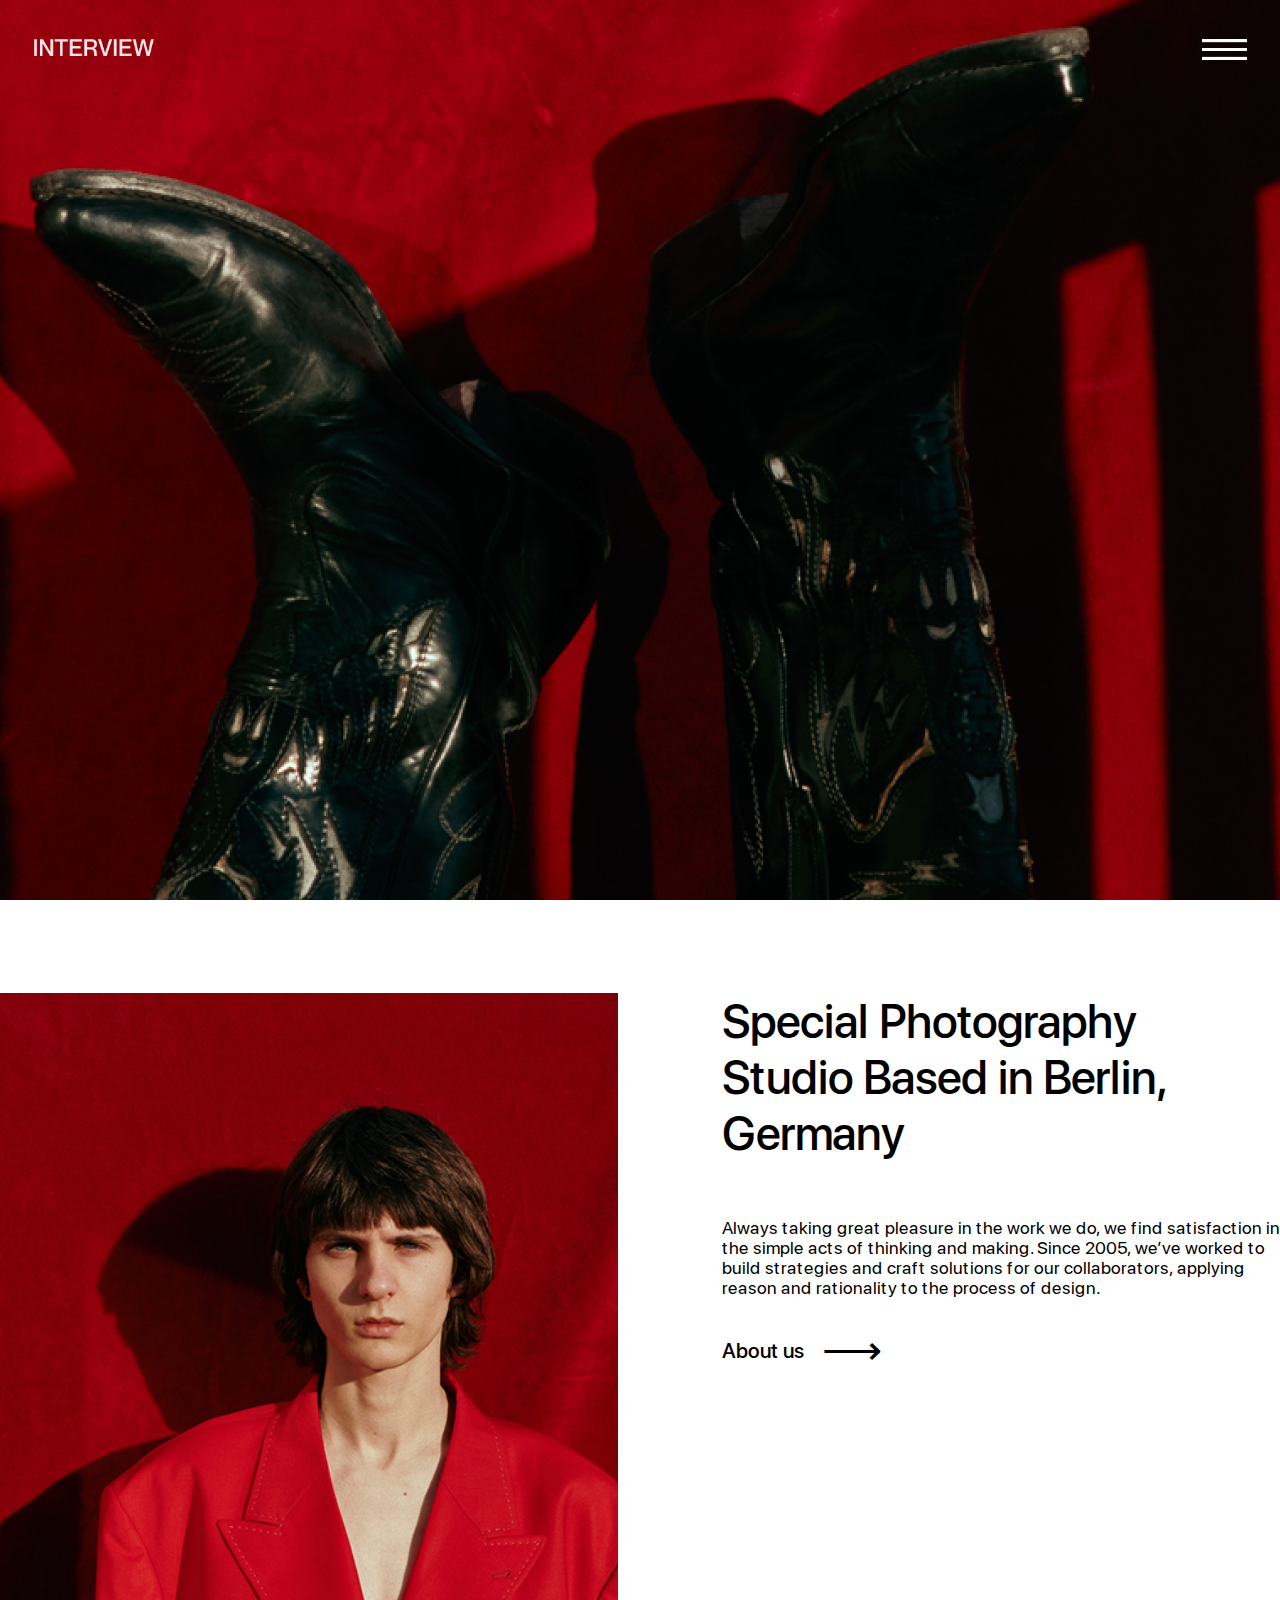
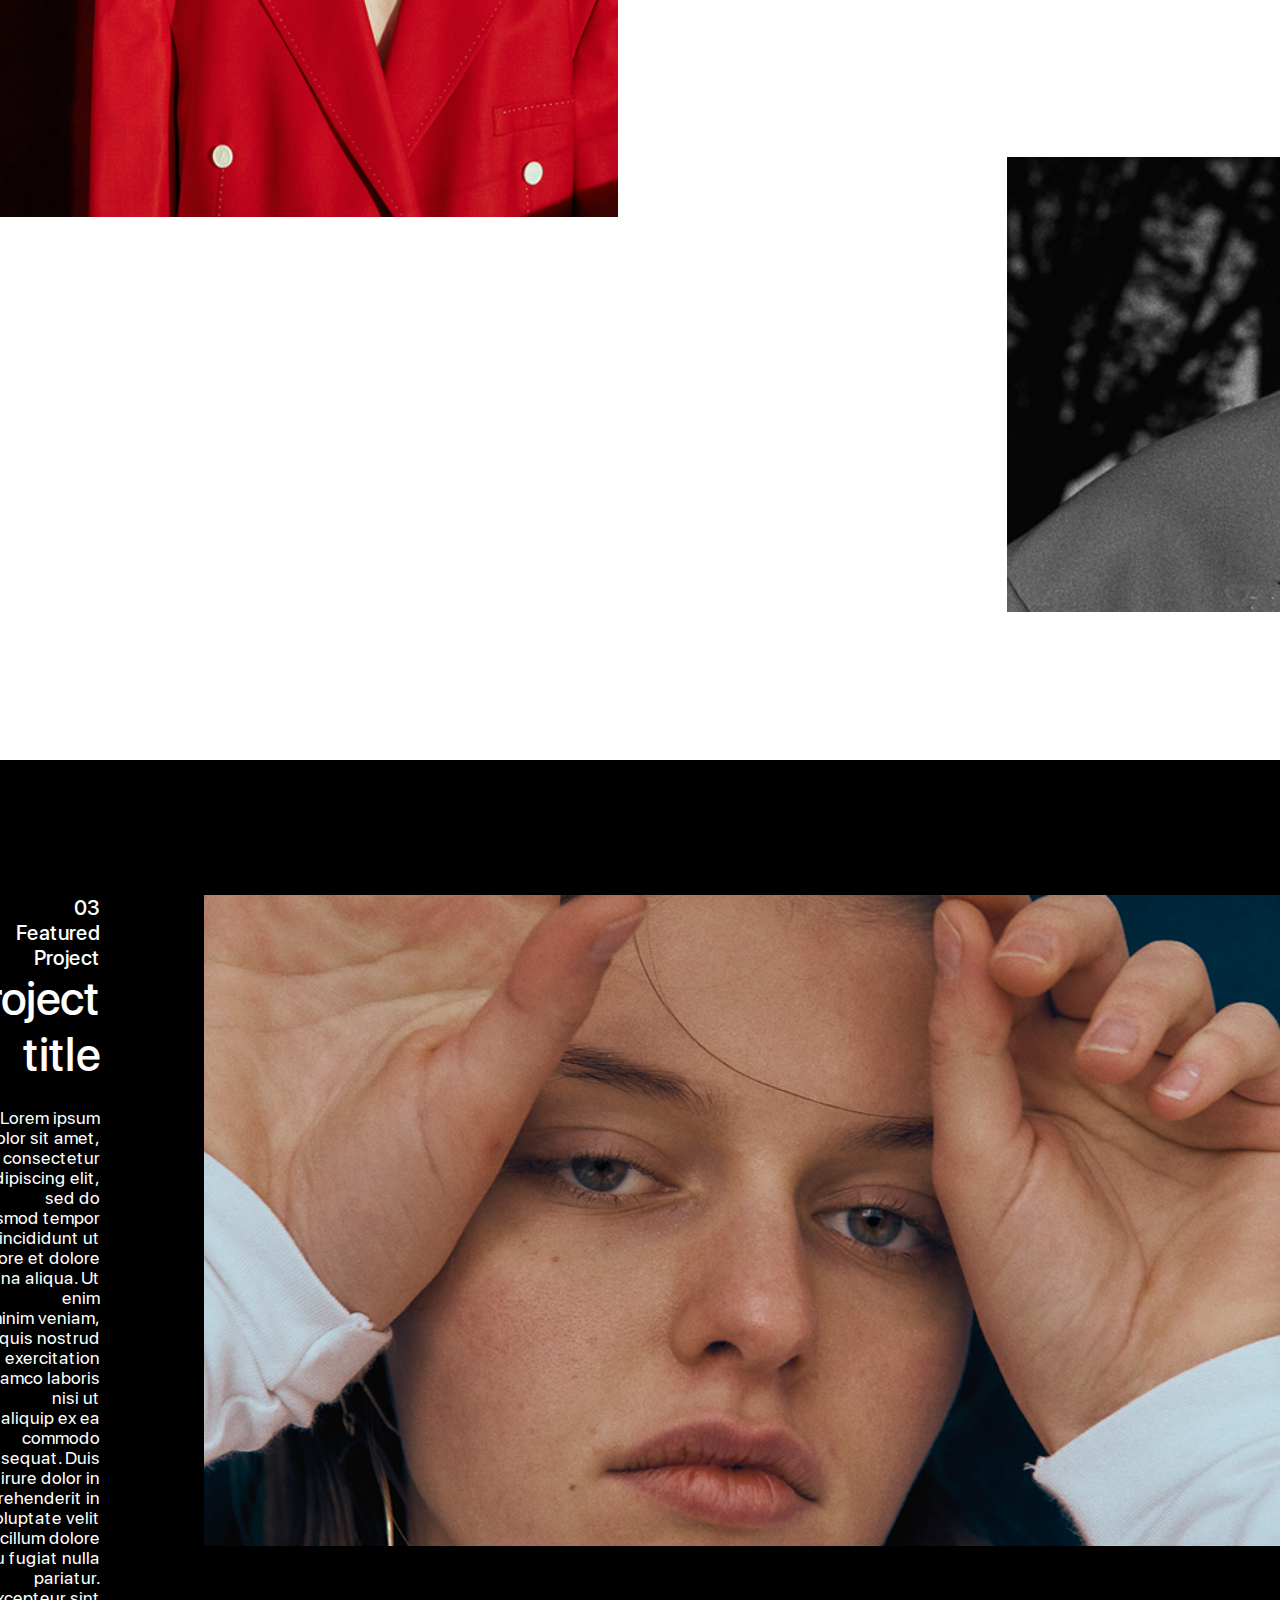
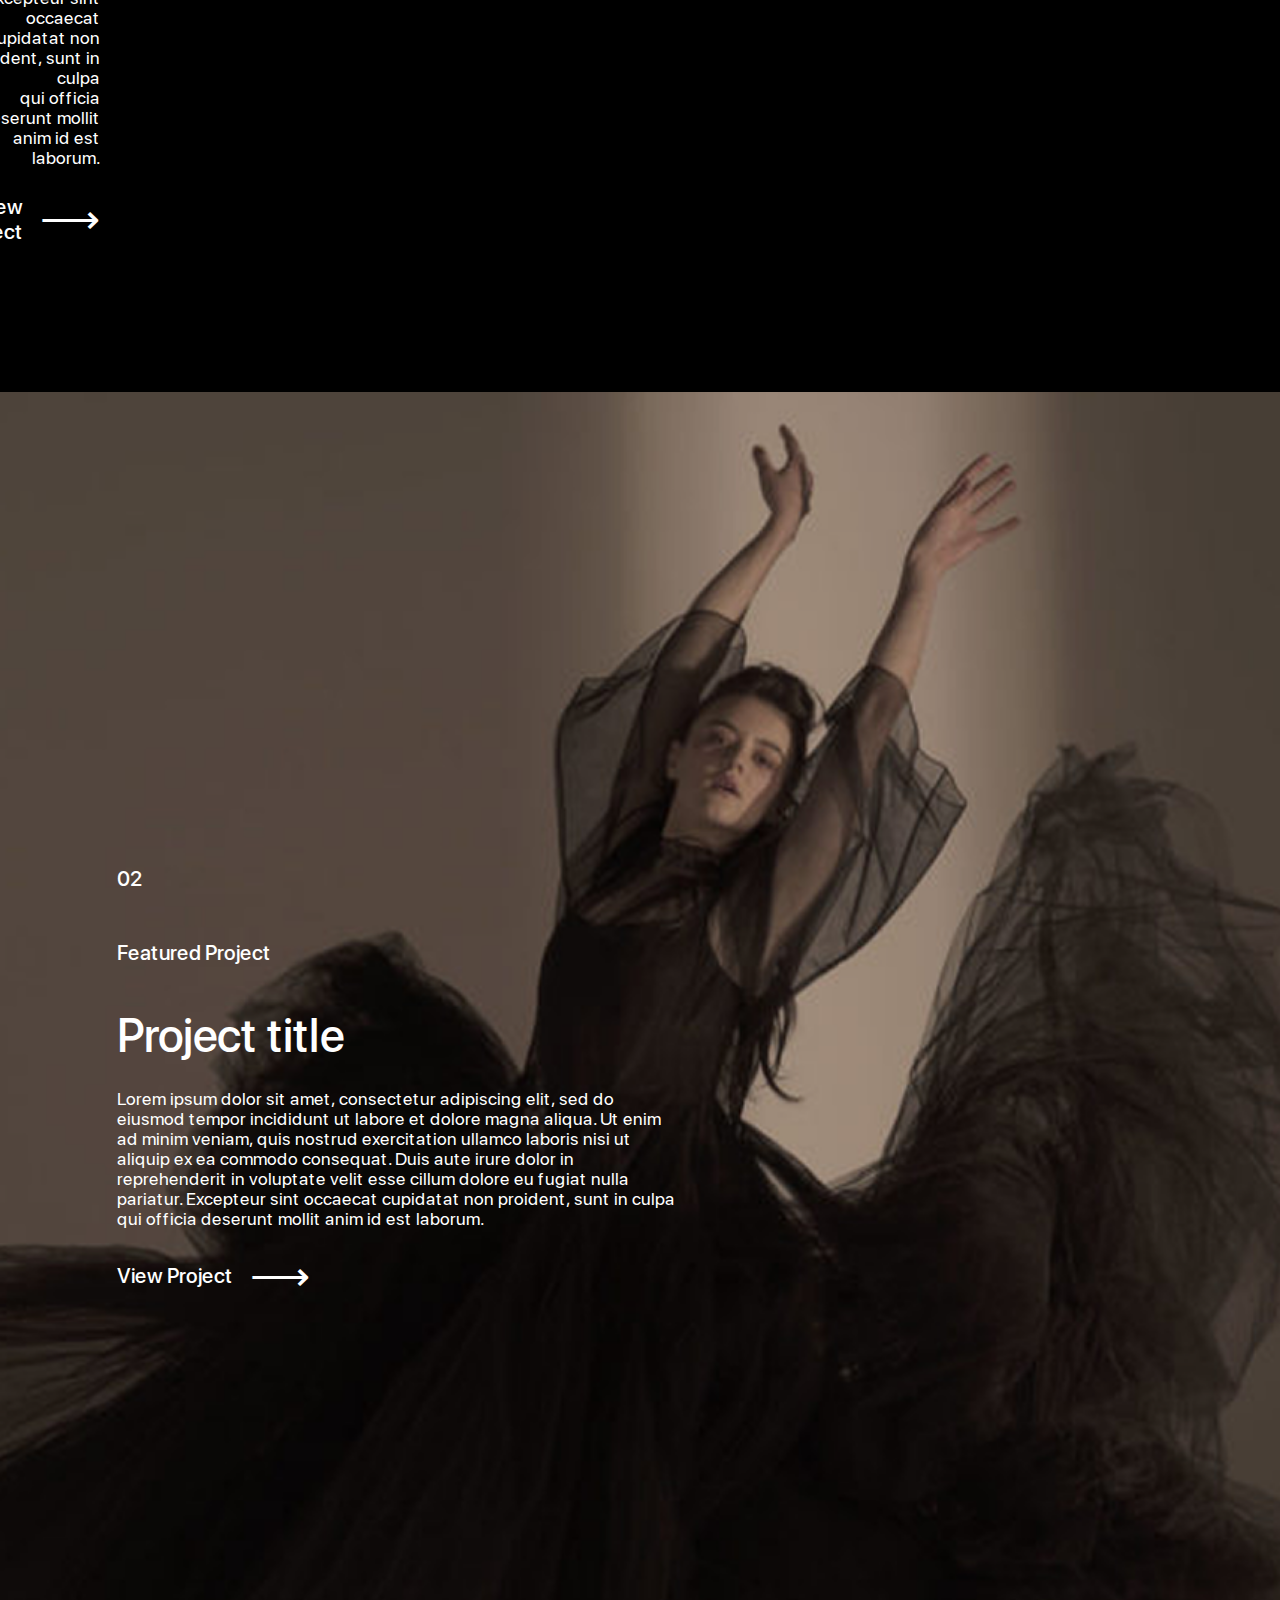
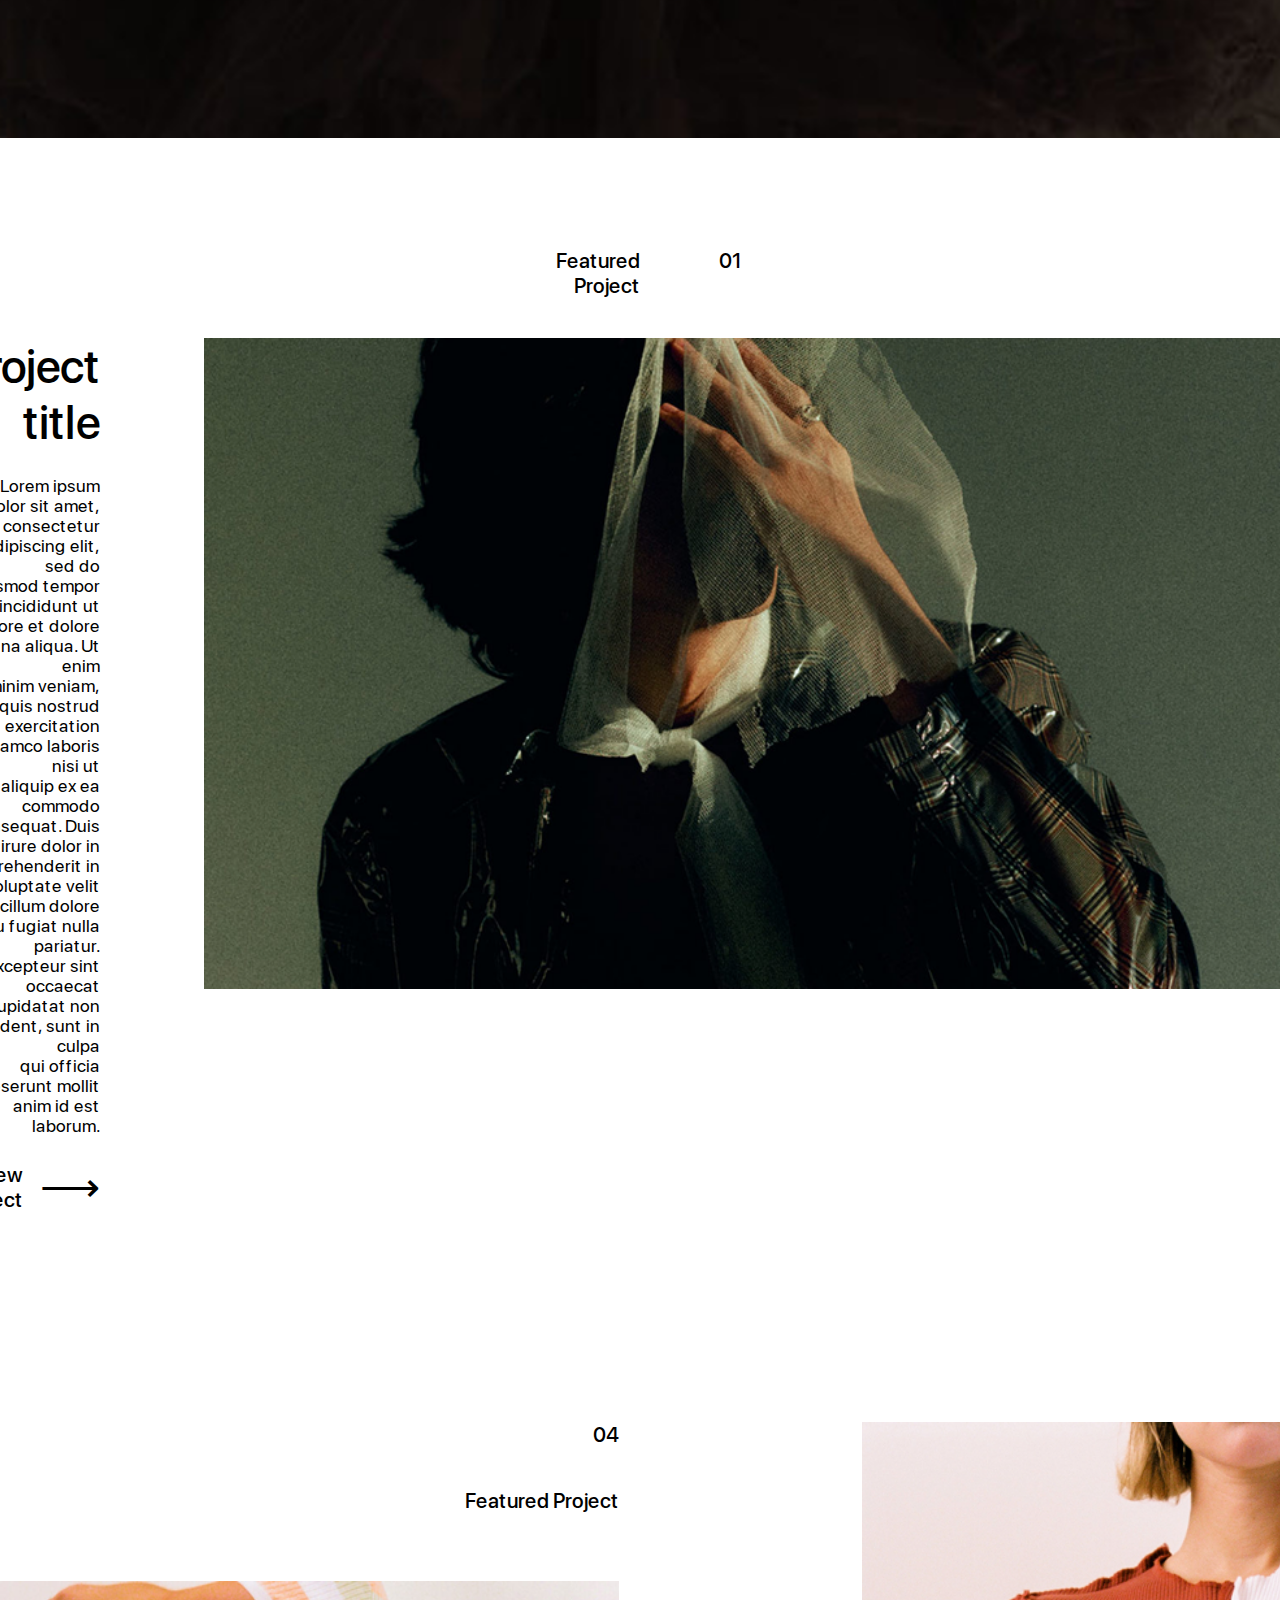
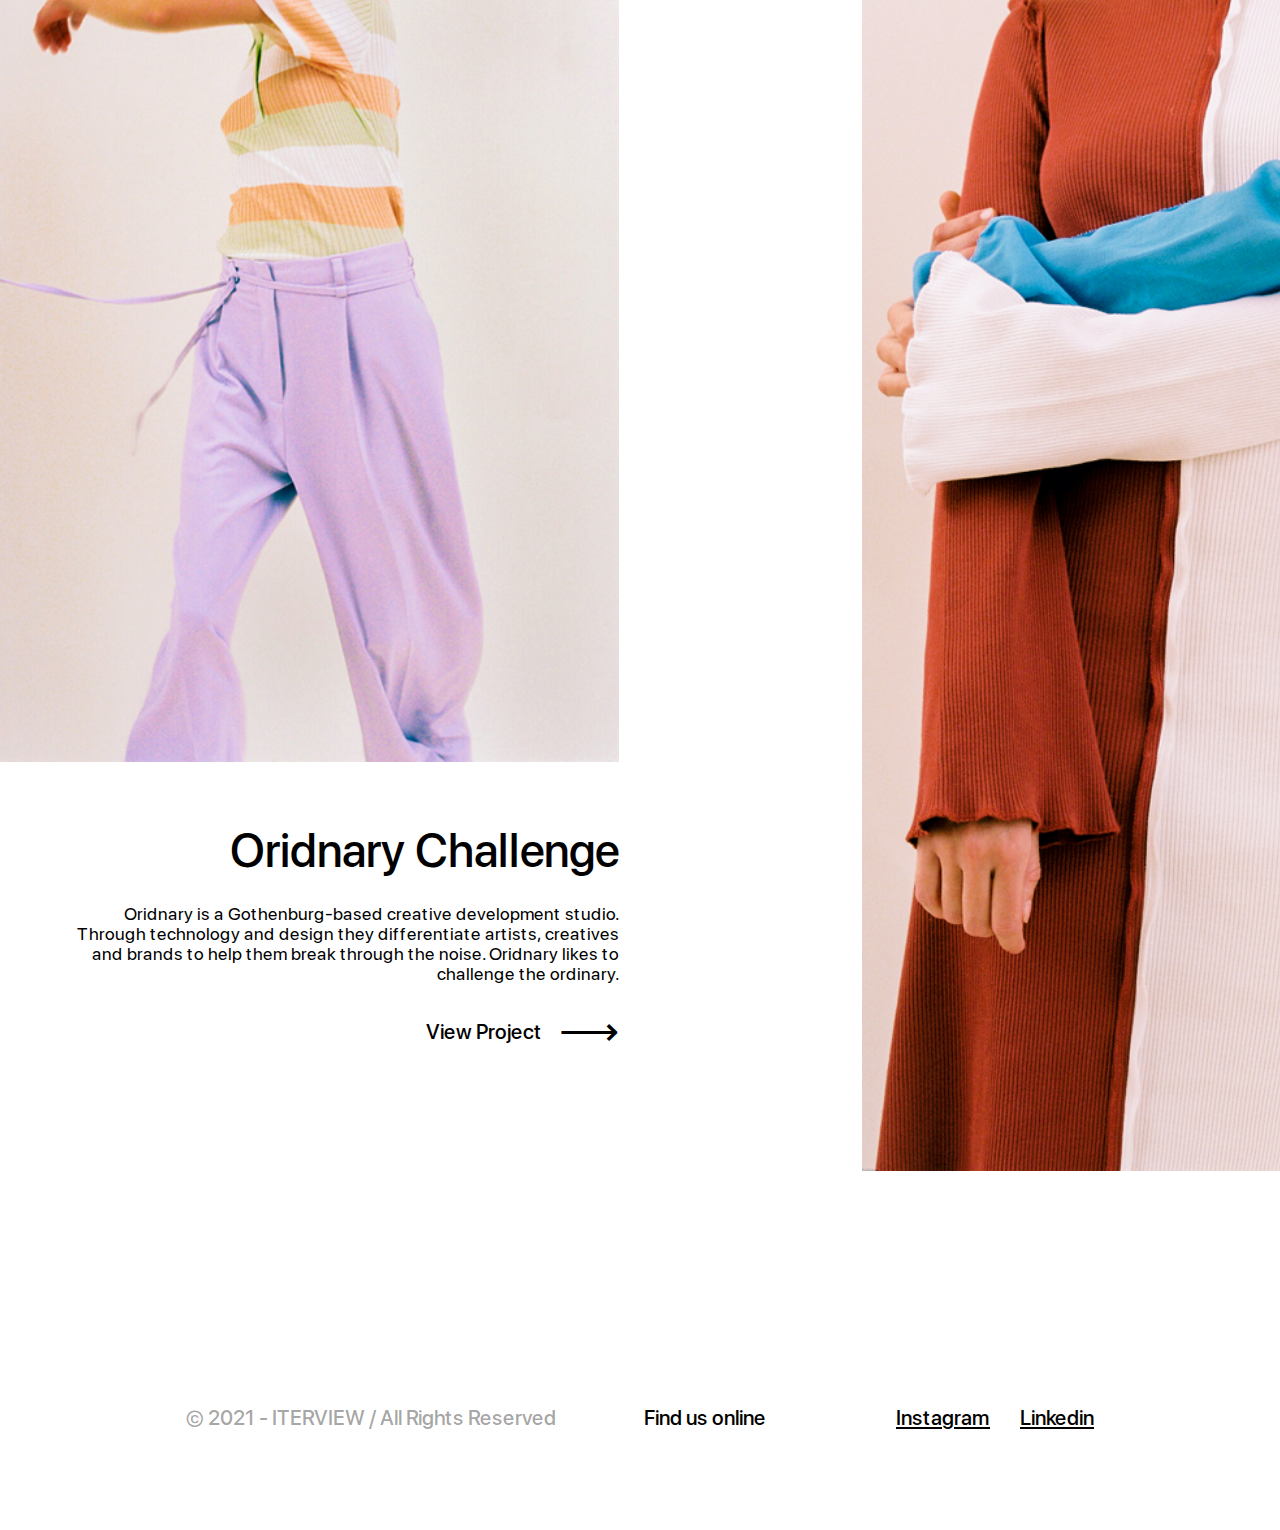
<file: index.html>
<!DOCTYPE html>
<html lang="en">
  <head>
    <meta charset="UTF-8" />
    <meta name="viewport" content="width=device-width, initial-scale=1.0" />
    <link rel="stylesheet" href="style.css" />
    <link rel="stylesheet" href="./fonts/SP pro/stylesheet.css" />

    <title>Interview</title>
  </head>
  <body>
    <header class="header">
      <div class="header__top-bar">
        <img
          src="./images/head/INTERVIEW.png"
          alt="logo"
          class="header__logo"
        />
        <img
          src="./images/head/Vector.png"
          alt="burger_menu"
          class="header__menu"
        />
      </div>
    </header>
    <main class="main">
      <section class="section section--dark section--1 section--start">
        <img
          src="./images/main/Section1_1.png"
          alt="special photography img  "
          class="section__main-img section__main-img--1"
        />
        <div class="section__container section__container--start">
          <h2 class="section__title">
            Special Photography <br />
            Studio Based in Berlin, <br />
            Germany
          </h2>
          <p class="section__text">
            Always taking great pleasure in the work we do, we find satisfaction
            in <br />
            the simple acts of thinking and making. Since 2005, we’ve worked to
            <br />
            build strategies and craft solutions for our collaborators, applying
            <br />
            reason and rationality to the process of design.
          </p>
          <div class="section__about about section__about--start">
            <p class="about__text">About us</p>
            <p class="about__arr">⟶</p>
          </div>
          <img
            src="./images/main/Section1_2.png"
            alt=""
            class="section__img section__img--1"
          />
        </div>
      </section>

      <section class="section section--light section--2 section--end">
        <div
          class="section__container section__container--end section__container--2"
        >
          <h4 class="section__pre-title section__pre-title--2">03</h4>
          <div>
            <h4 class="section__pre-title section__pre-title--2">
              Featured Project
            </h4>
            <h2 class="section__title">Project title</h2>
            <p class="section__text">
              Lorem ipsum dolor sit amet, consectetur adipiscing elit, sed do
              <br />
              eiusmod tempor incididunt ut labore et dolore magna aliqua. Ut
              enim
              <br />
              ad minim veniam, quis nostrud exercitation ullamco laboris nisi ut
              <br />
              aliquip ex ea commodo consequat. Duis aute irure dolor in <br />
              reprehenderit in voluptate velit esse cillum dolore eu fugiat
              nulla
              <br />
              pariatur. Excepteur sint occaecat cupidatat non proident, sunt in
              culpa <br />
              qui officia deserunt mollit anim id est laborum.
            </p>
            <div class="section__about about section__about--end">
              <p class="about__text">View Project</p>
              <p class="about__arr">⟶</p>
            </div>
          </div>
        </div>
        <img
          src="./images/main/Section2.png"
          alt=""
          class="section__main-img section__main-img--2"
        />
      </section>

      <section class="section section--light section--3 section--start">
        <div class="section__container section__container--start">
          <h4 class="section__pre-title section__pre-title--3">02</h4>
          <h4 class="section__pre-title section__pre-title--3">
            Featured Project
          </h4>
          <h2 class="section__title">Project title</h2>
          <p class="section__text">
            Lorem ipsum dolor sit amet, consectetur adipiscing elit, sed do
            <br />
            eiusmod tempor incididunt ut labore et dolore magna aliqua. Ut enim
            <br />
            ad minim veniam, quis nostrud exercitation ullamco laboris nisi ut
            <br />
            aliquip ex ea commodo consequat. Duis aute irure dolor in <br />
            reprehenderit in voluptate velit esse cillum dolore eu fugiat nulla
            <br />
            pariatur. Excepteur sint occaecat cupidatat non proident, sunt in
            culpa <br />
            qui officia deserunt mollit anim id est laborum.
          </p>
          <div class="section__about about section__about--start">
            <p class="about__text">View Project</p>
            <p class="about__arr">⟶</p>
          </div>
        </div>
      </section>

      <section class="section section--dark section--4 section--end">
        <div class="section__pre-container section__pre-container--1">
          <h4 class="section__pre-title section__pre-title--4">
            Featured Project
          </h4>
          <h4 class="section__pre-title section__pre-title--4">01</h4>
        </div>
        <div class="section__pre-container">
          <div class="section__container section__container--end">
            <h2 class="section__title">Project title</h2>
            <p class="section__text">
              Lorem ipsum dolor sit amet, consectetur adipiscing elit, sed do
              <br />
              eiusmod tempor incididunt ut labore et dolore magna aliqua. Ut
              enim
              <br />
              ad minim veniam, quis nostrud exercitation ullamco laboris nisi ut
              <br />
              aliquip ex ea commodo consequat. Duis aute irure dolor in <br />
              reprehenderit in voluptate velit esse cillum dolore eu fugiat
              nulla
              <br />
              pariatur. Excepteur sint occaecat cupidatat non proident, sunt in
              culpa <br />
              qui officia deserunt mollit anim id est laborum.
            </p>
            <div class="section__about about section__about--end">
              <p class="about__text">View Project</p>
              <p class="about__arr">⟶</p>
            </div>
          </div>
          <img
            src="./images/main/Section4.png"
            alt=""
            class="section__main-img section__main-img--4"
          />
        </div>
      </section>

      <section class="section section--dark section--5 section--start">
        <div class="section__container section__container--end">
          <h4 class="section__pre-title section__pre-title--5">04</h4>
          <h4 class="section__pre-title section__pre-title--5">
            Featured Project
          </h4>
          <img
            src="./images/main/Section5_1.png"
            alt=""
            class="section__img section__img--5"
          />
          <h2 class="section__title">Oridnary Challenge</h2>
          <p class="section__text">
            Oridnary is a Gothenburg-based creative development studio. <br />
            Through technology and design they differentiate artists, creatives
            <br />
            and brands to help them break through the noise. Oridnary likes to
            <br />
            challenge the ordinary.
          </p>
          <div class="section__about about section__about--end">
            <p class="about__text">View Project</p>
            <p class="about__arr">⟶</p>
          </div>
        </div>

        <img
          src="./images/main/Section5_2.png"
          alt="ordidar challenge img"
          class="section__main-img section__main-img--5"
        />
      </section>
    </main>
    <footer class="footer">
      <div class="footer__content">© 2021 - ITERVIEW / All Rights Reserved</div>
      <div class="footer__content">
        <p class="footer__networks">Find us online</p>
        <p class="footer__networks">Instagram</p>
        <p class="footer__networks">Linkedin</p>
      </div>
    </footer>
  </body>
</html>
</file>
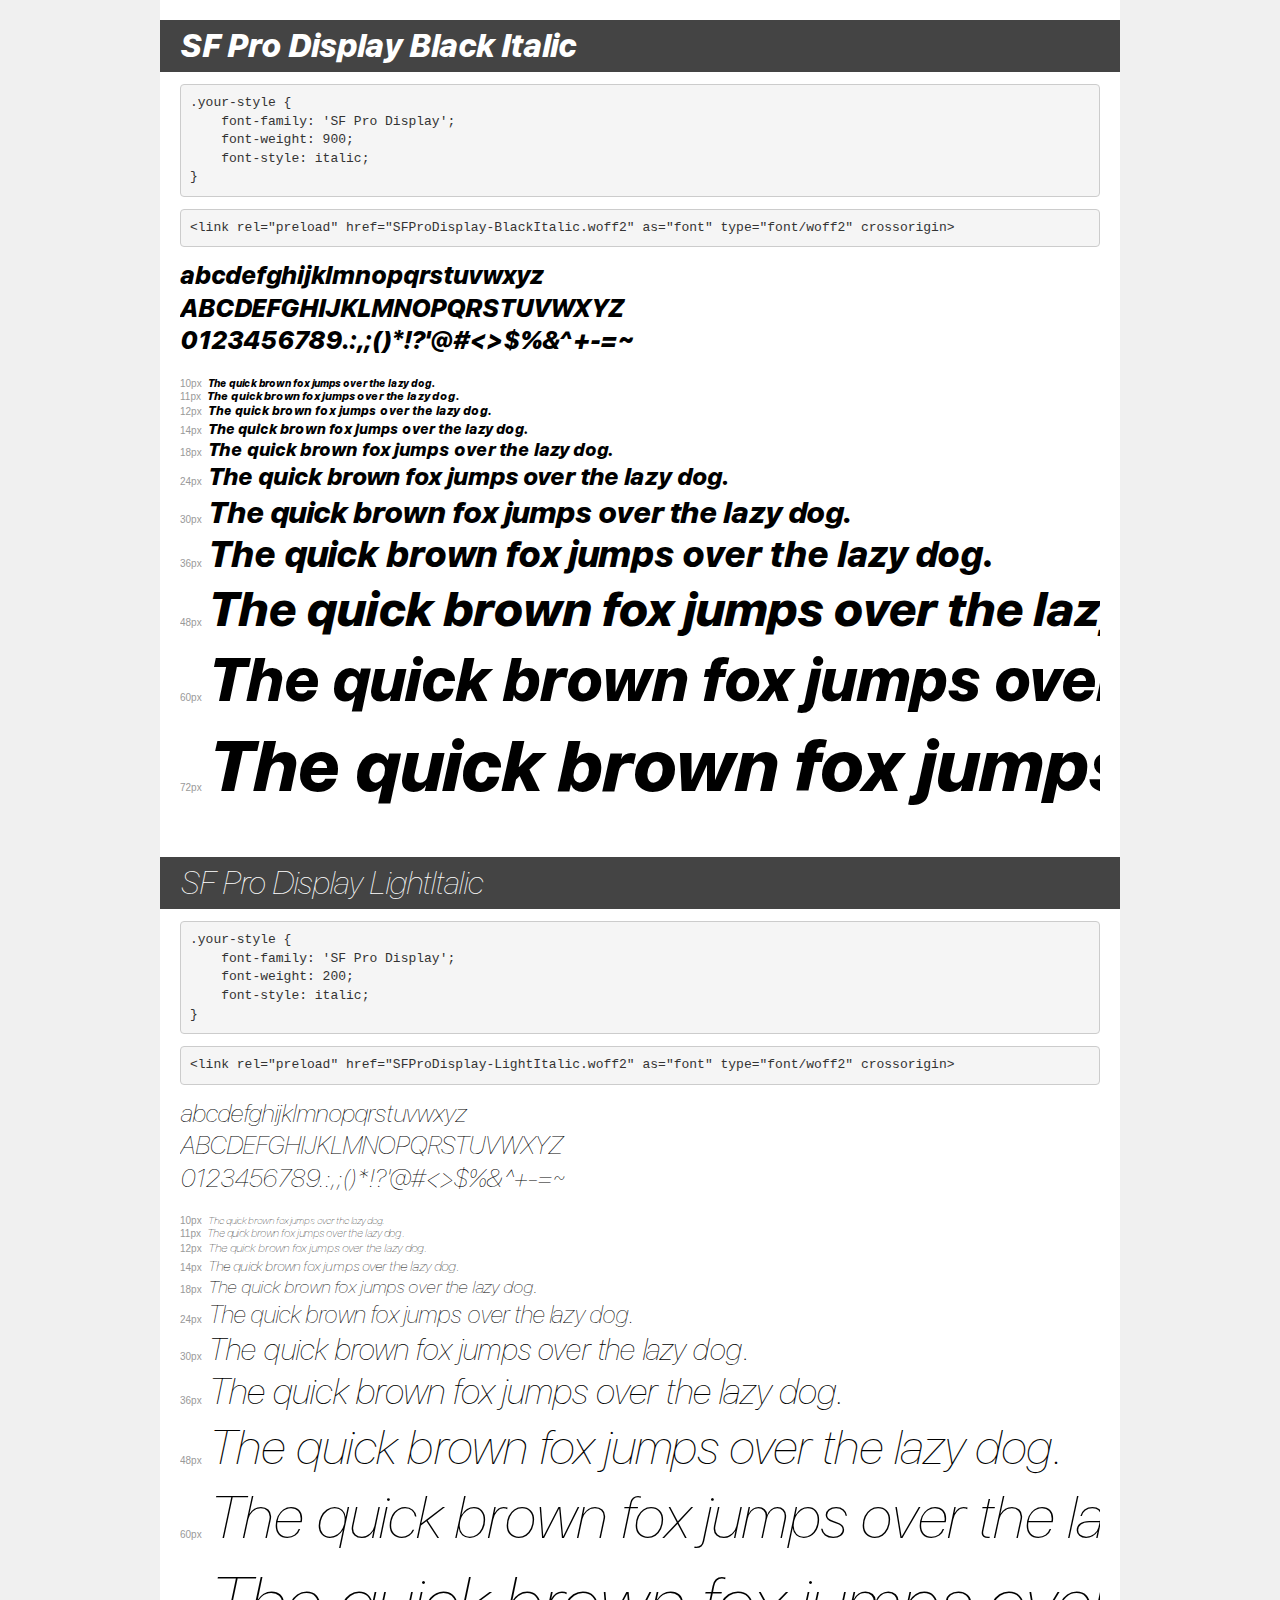
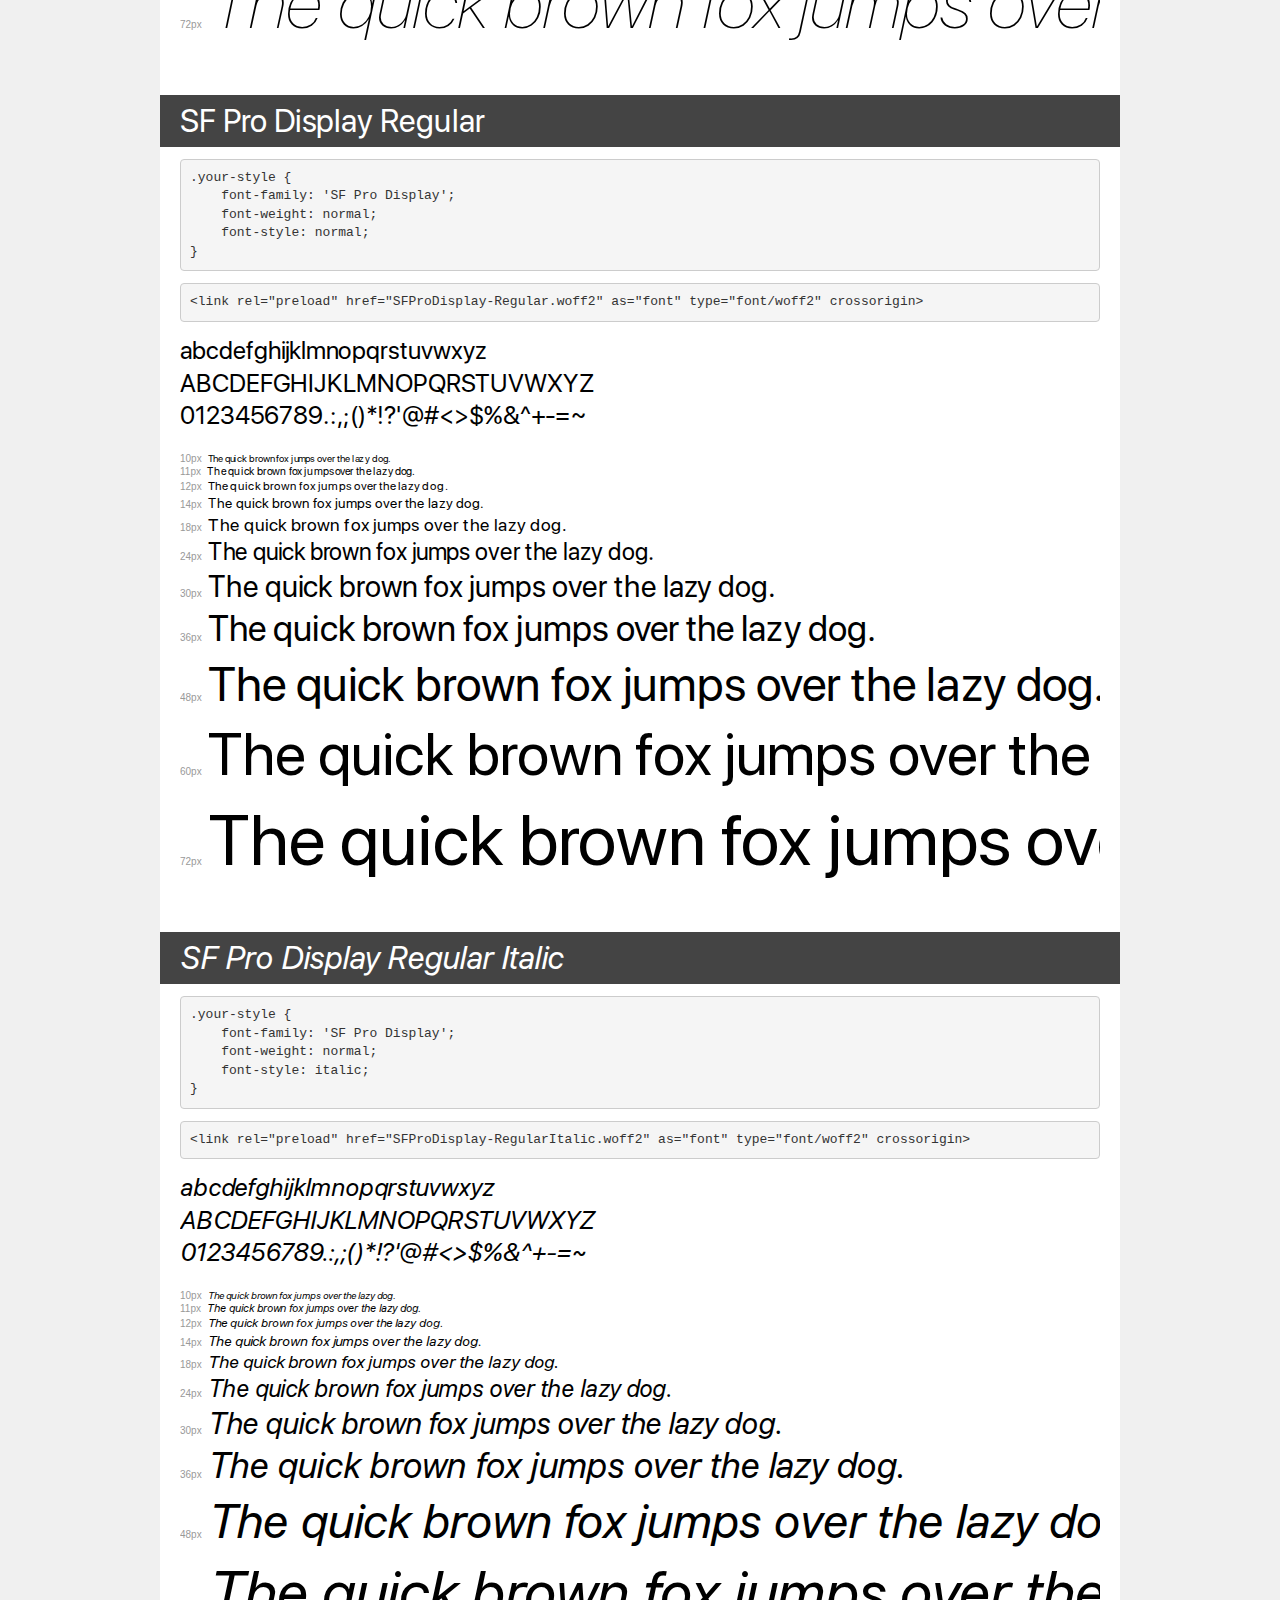
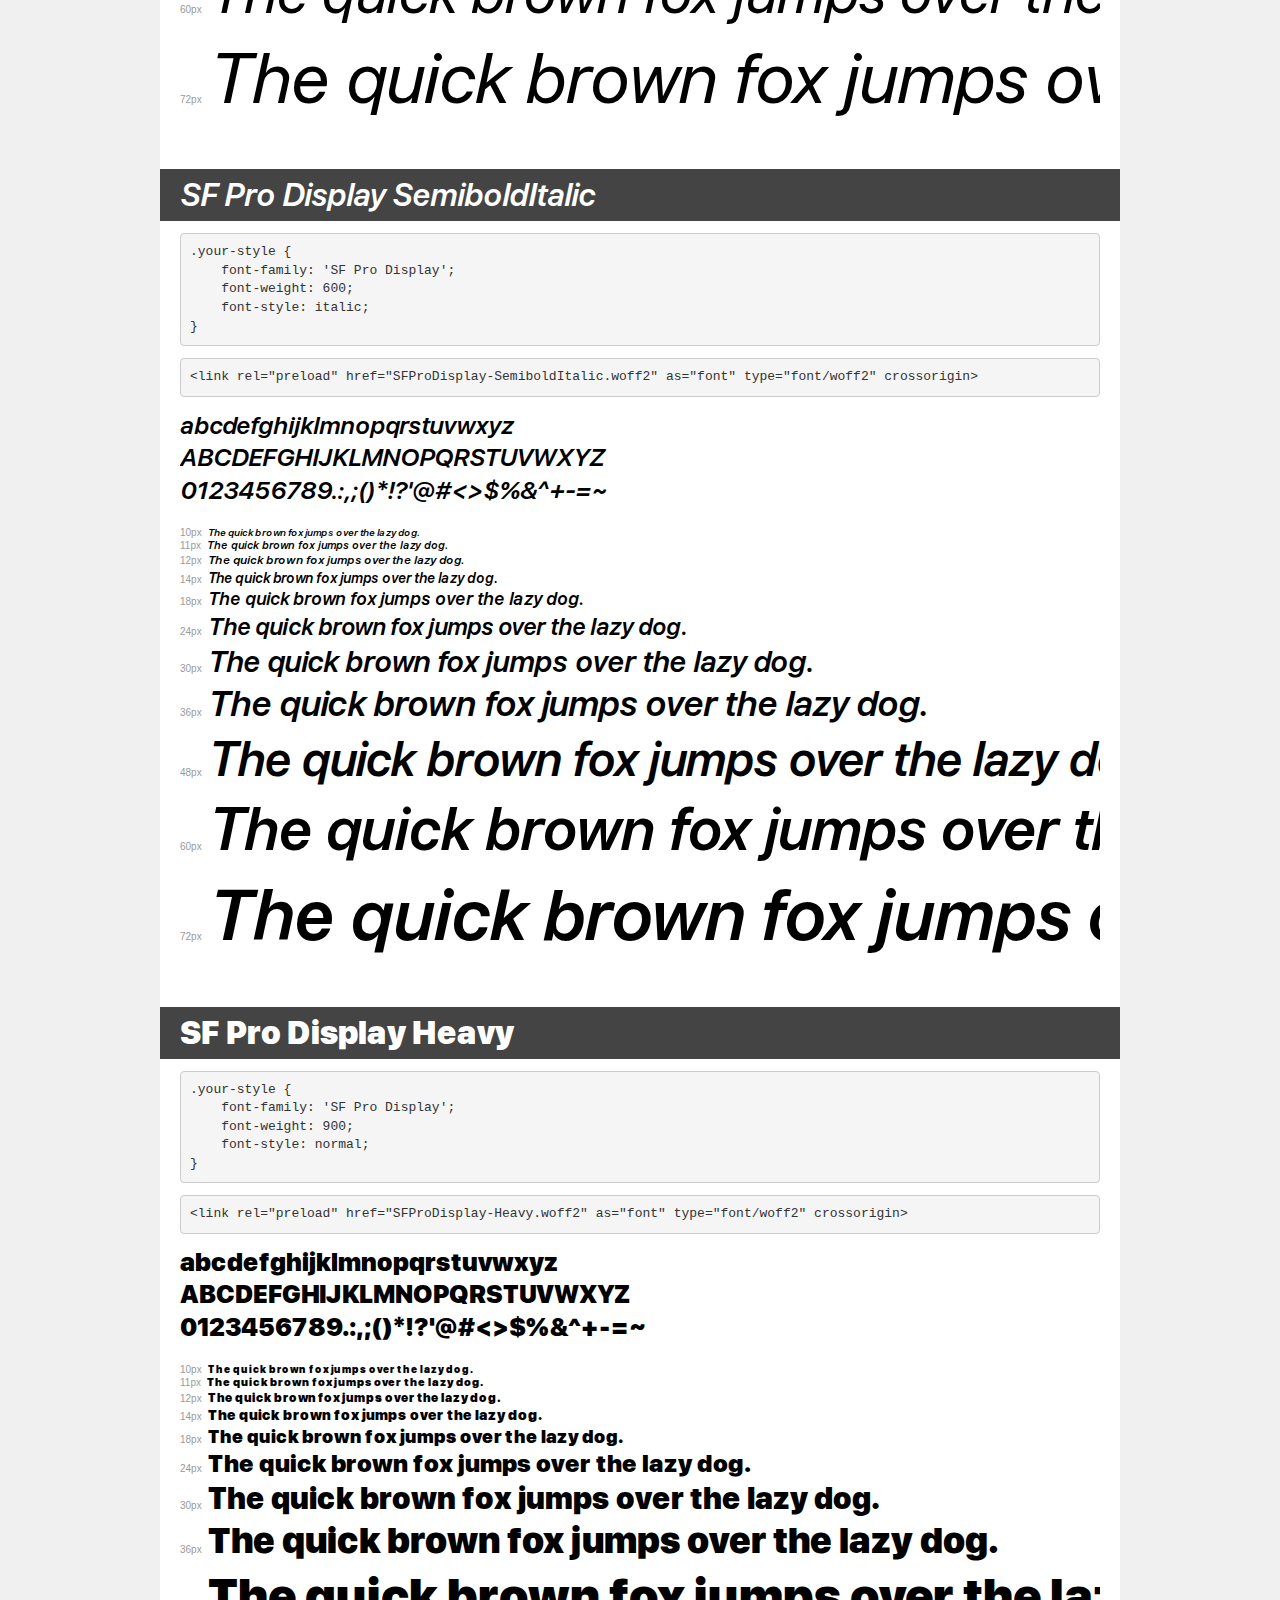
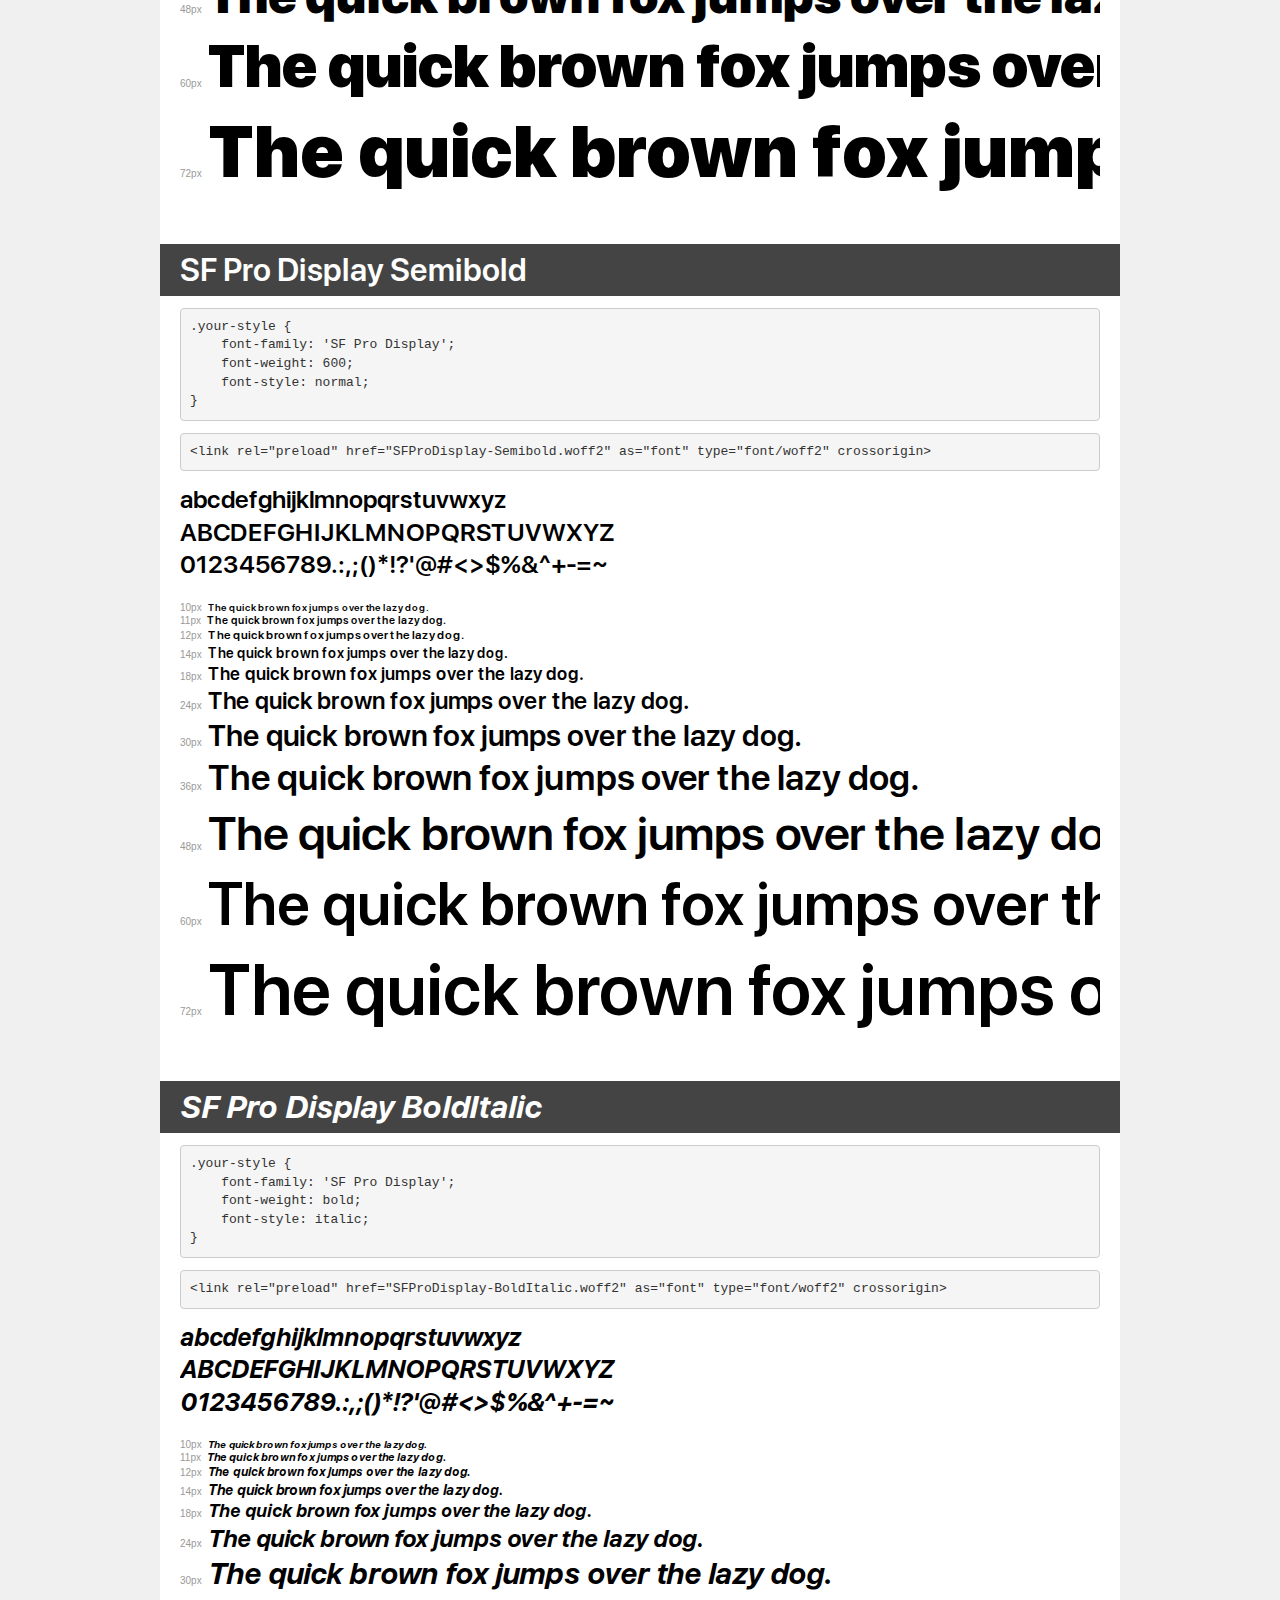
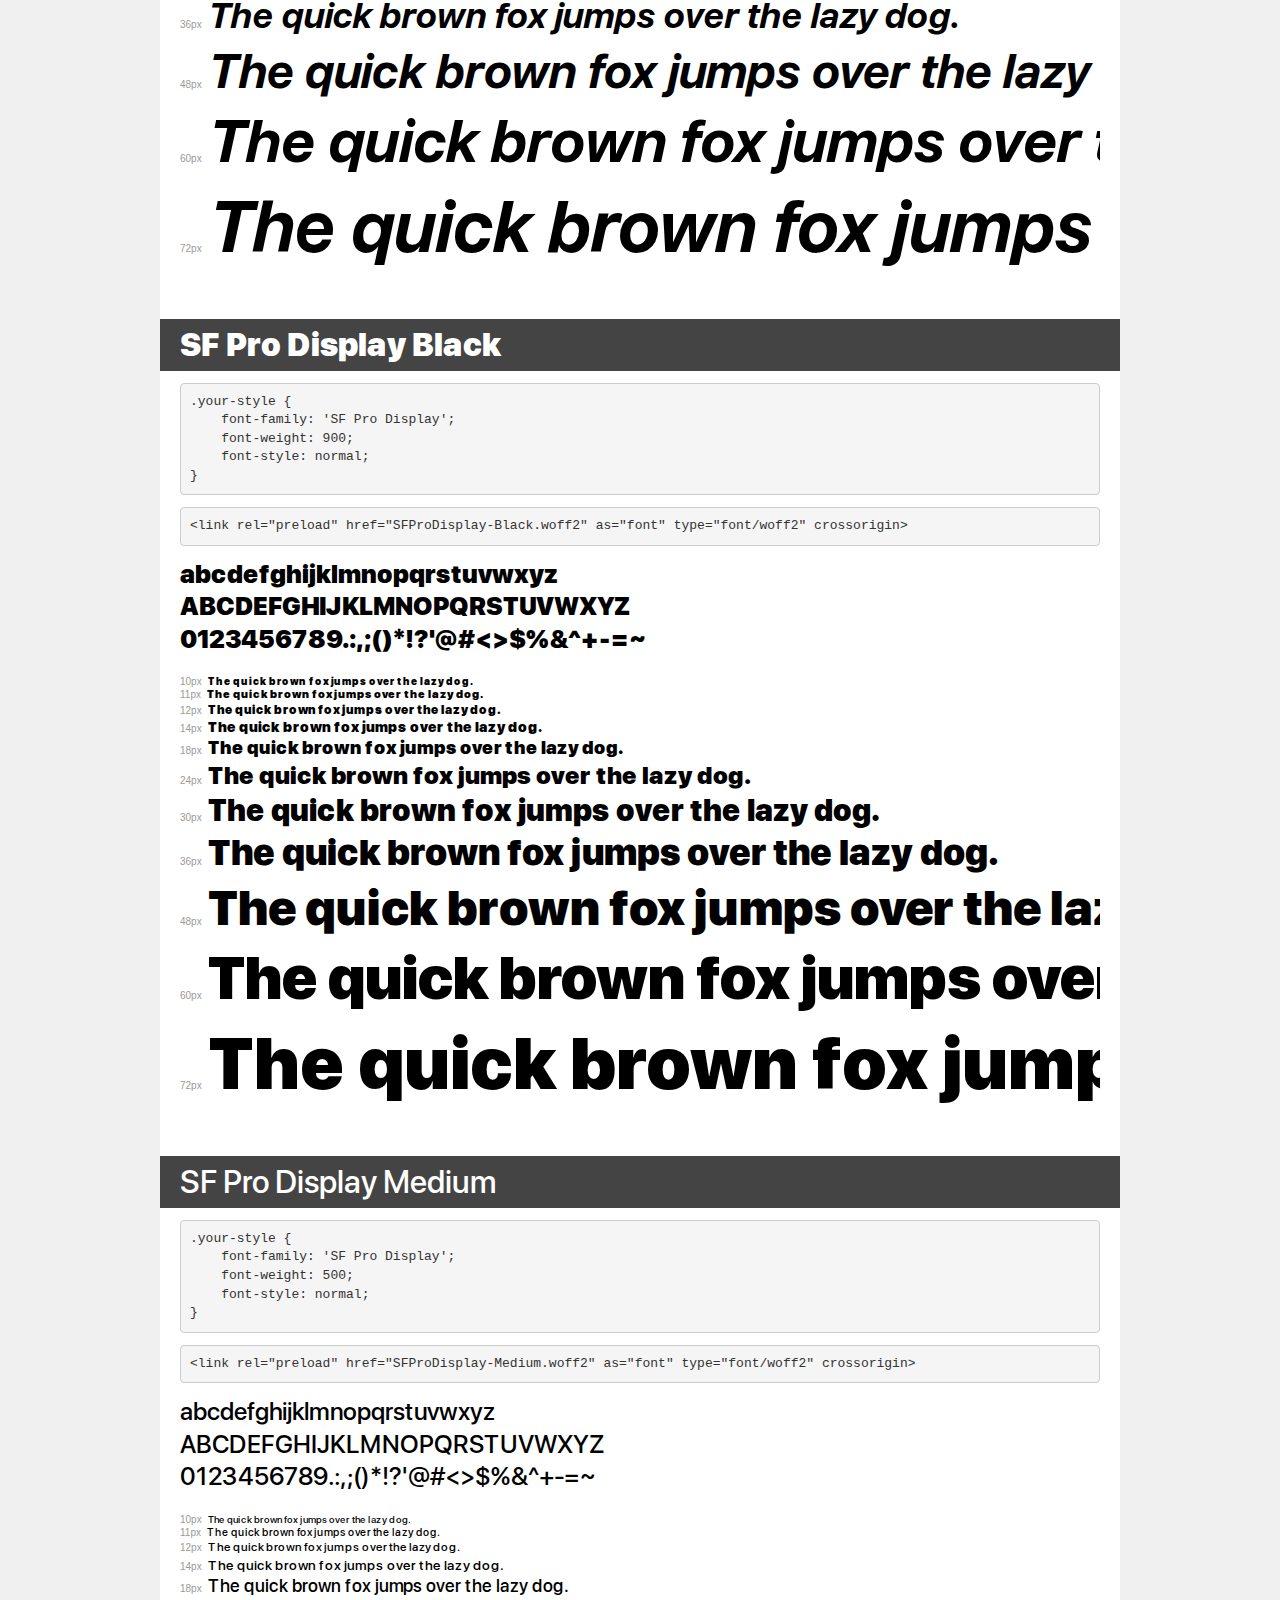
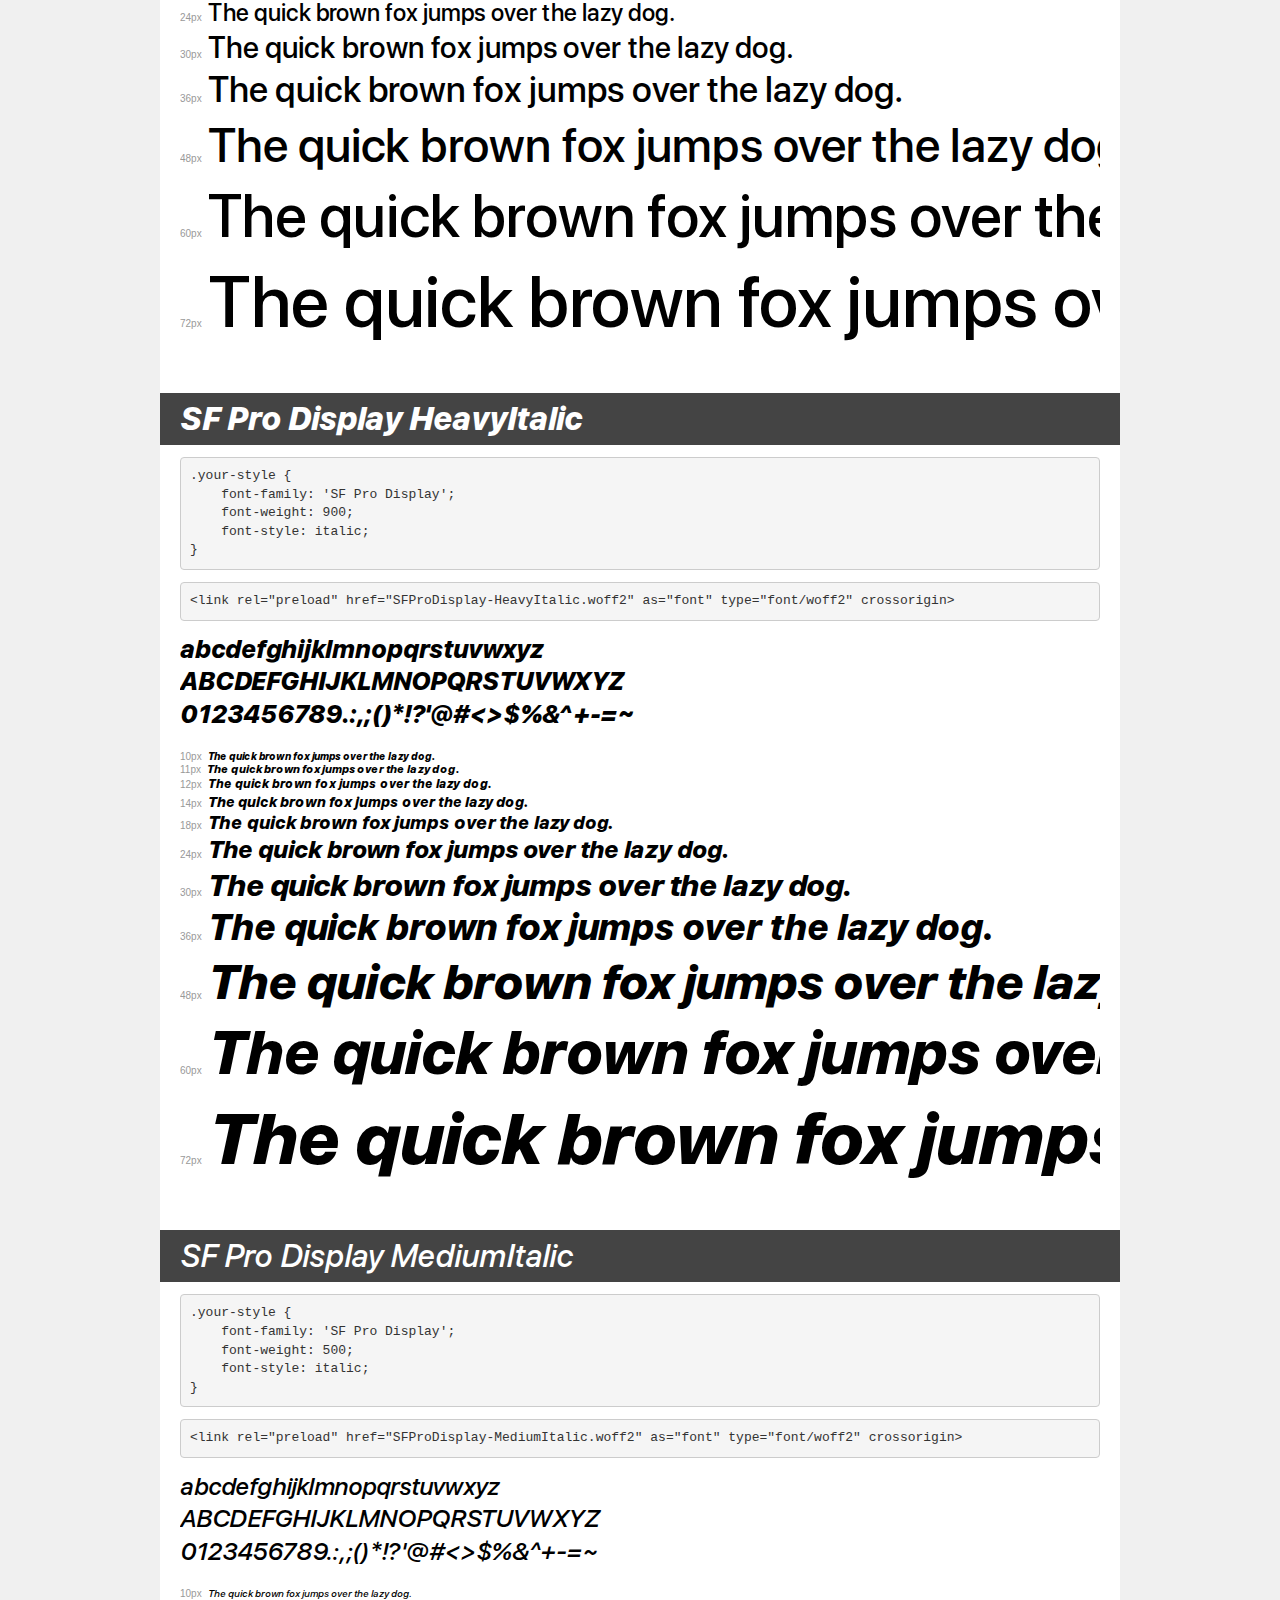
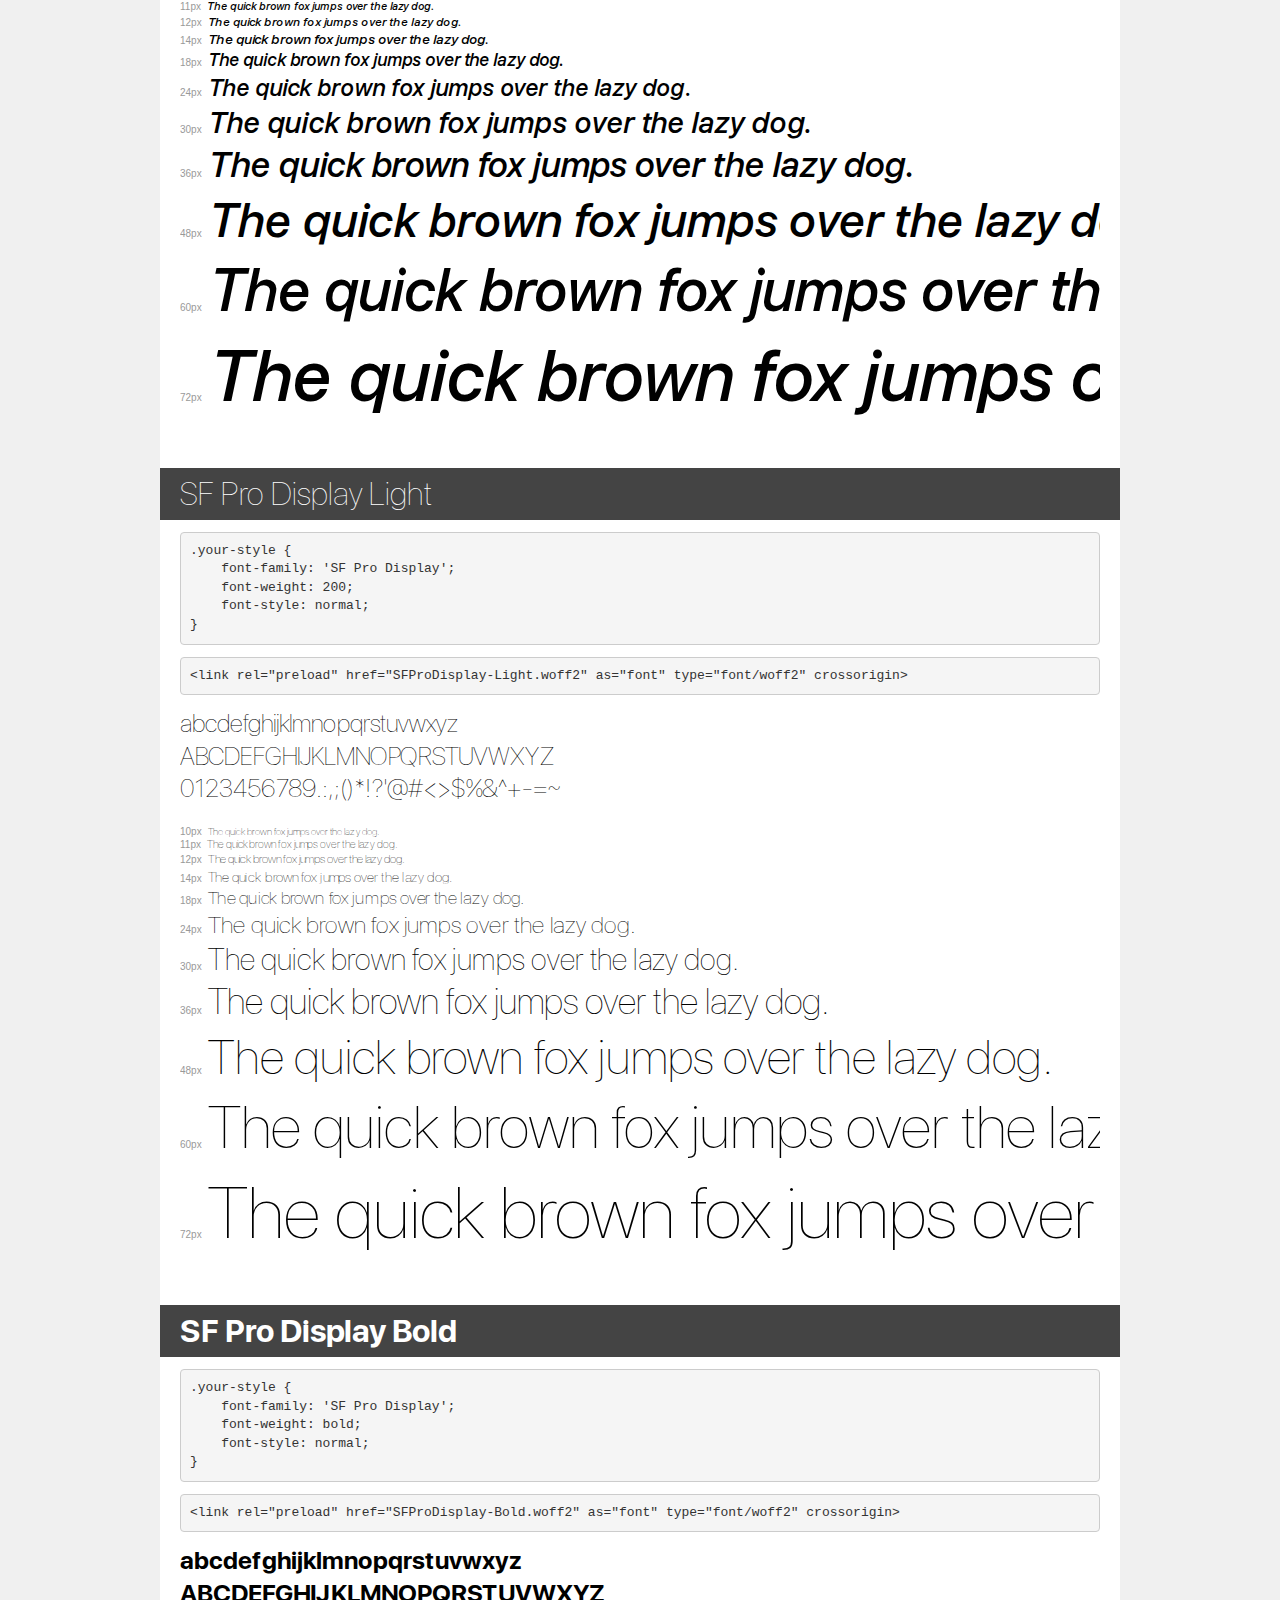
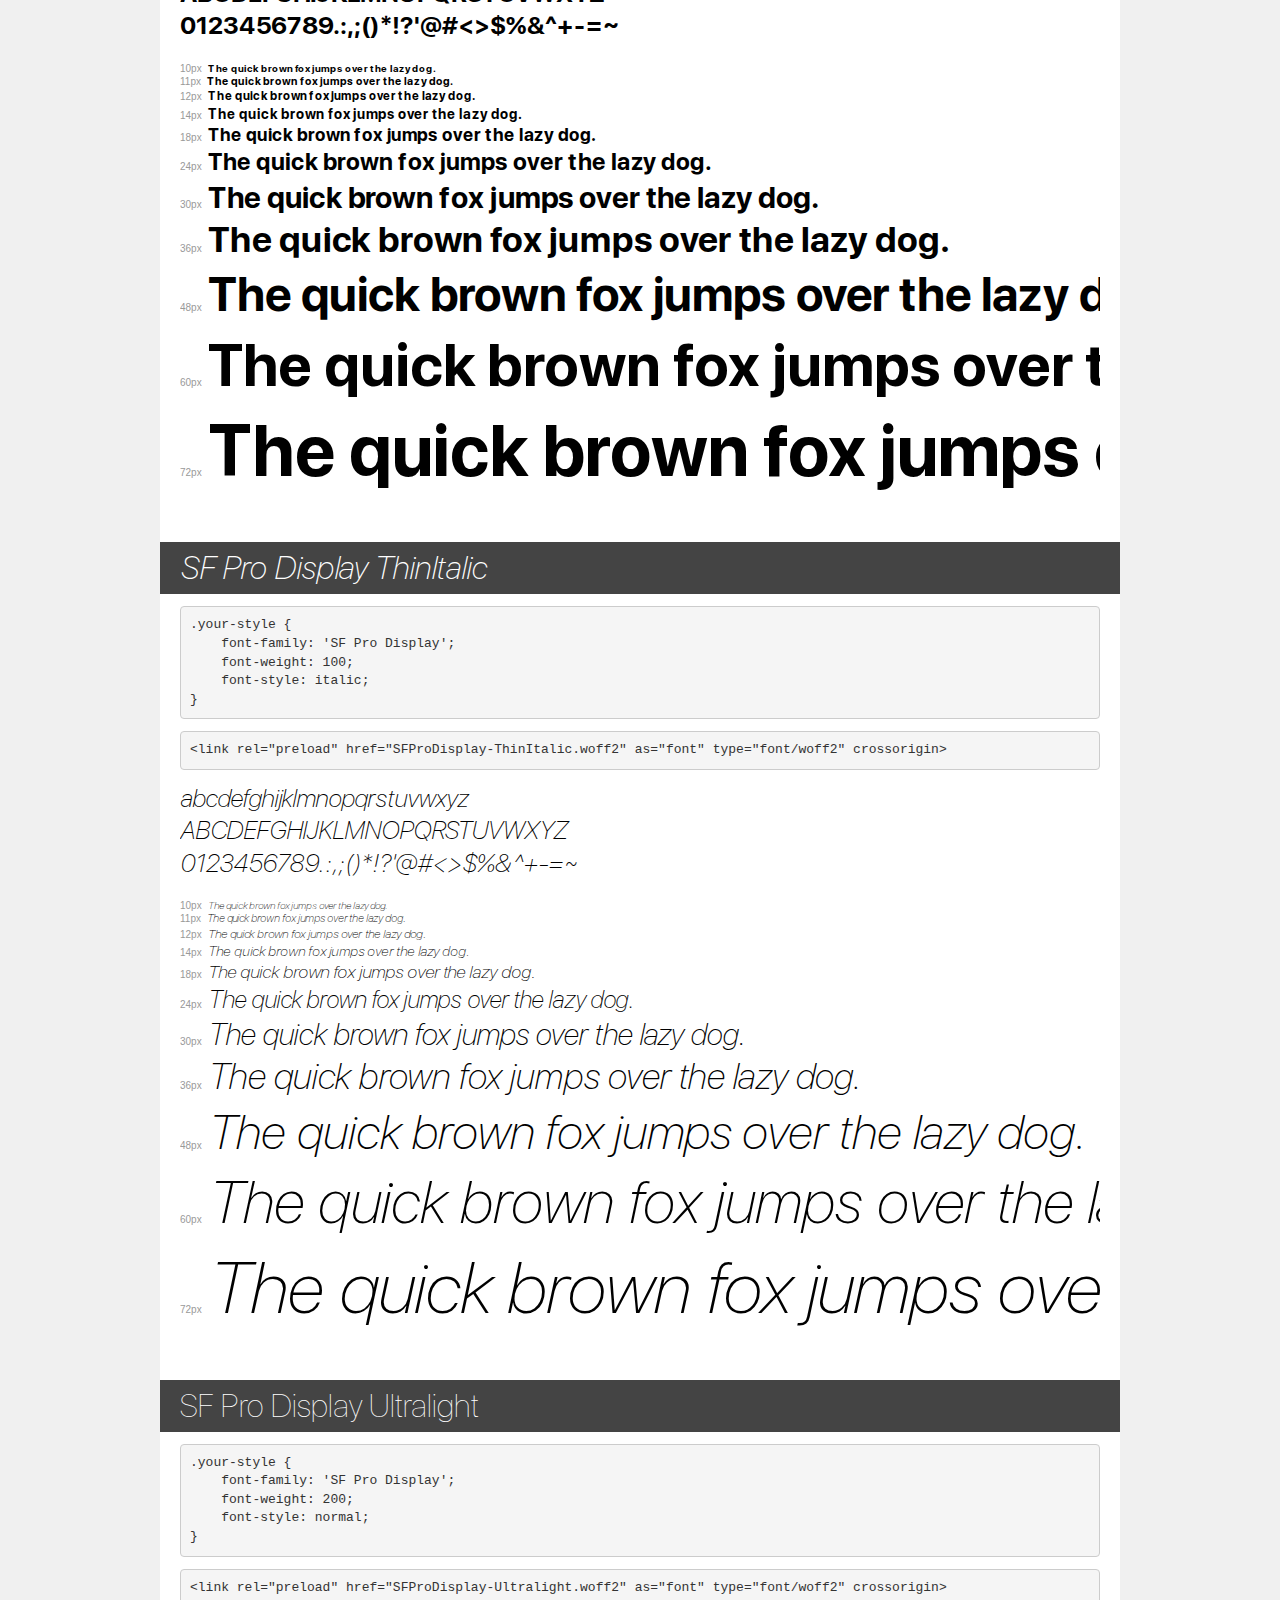
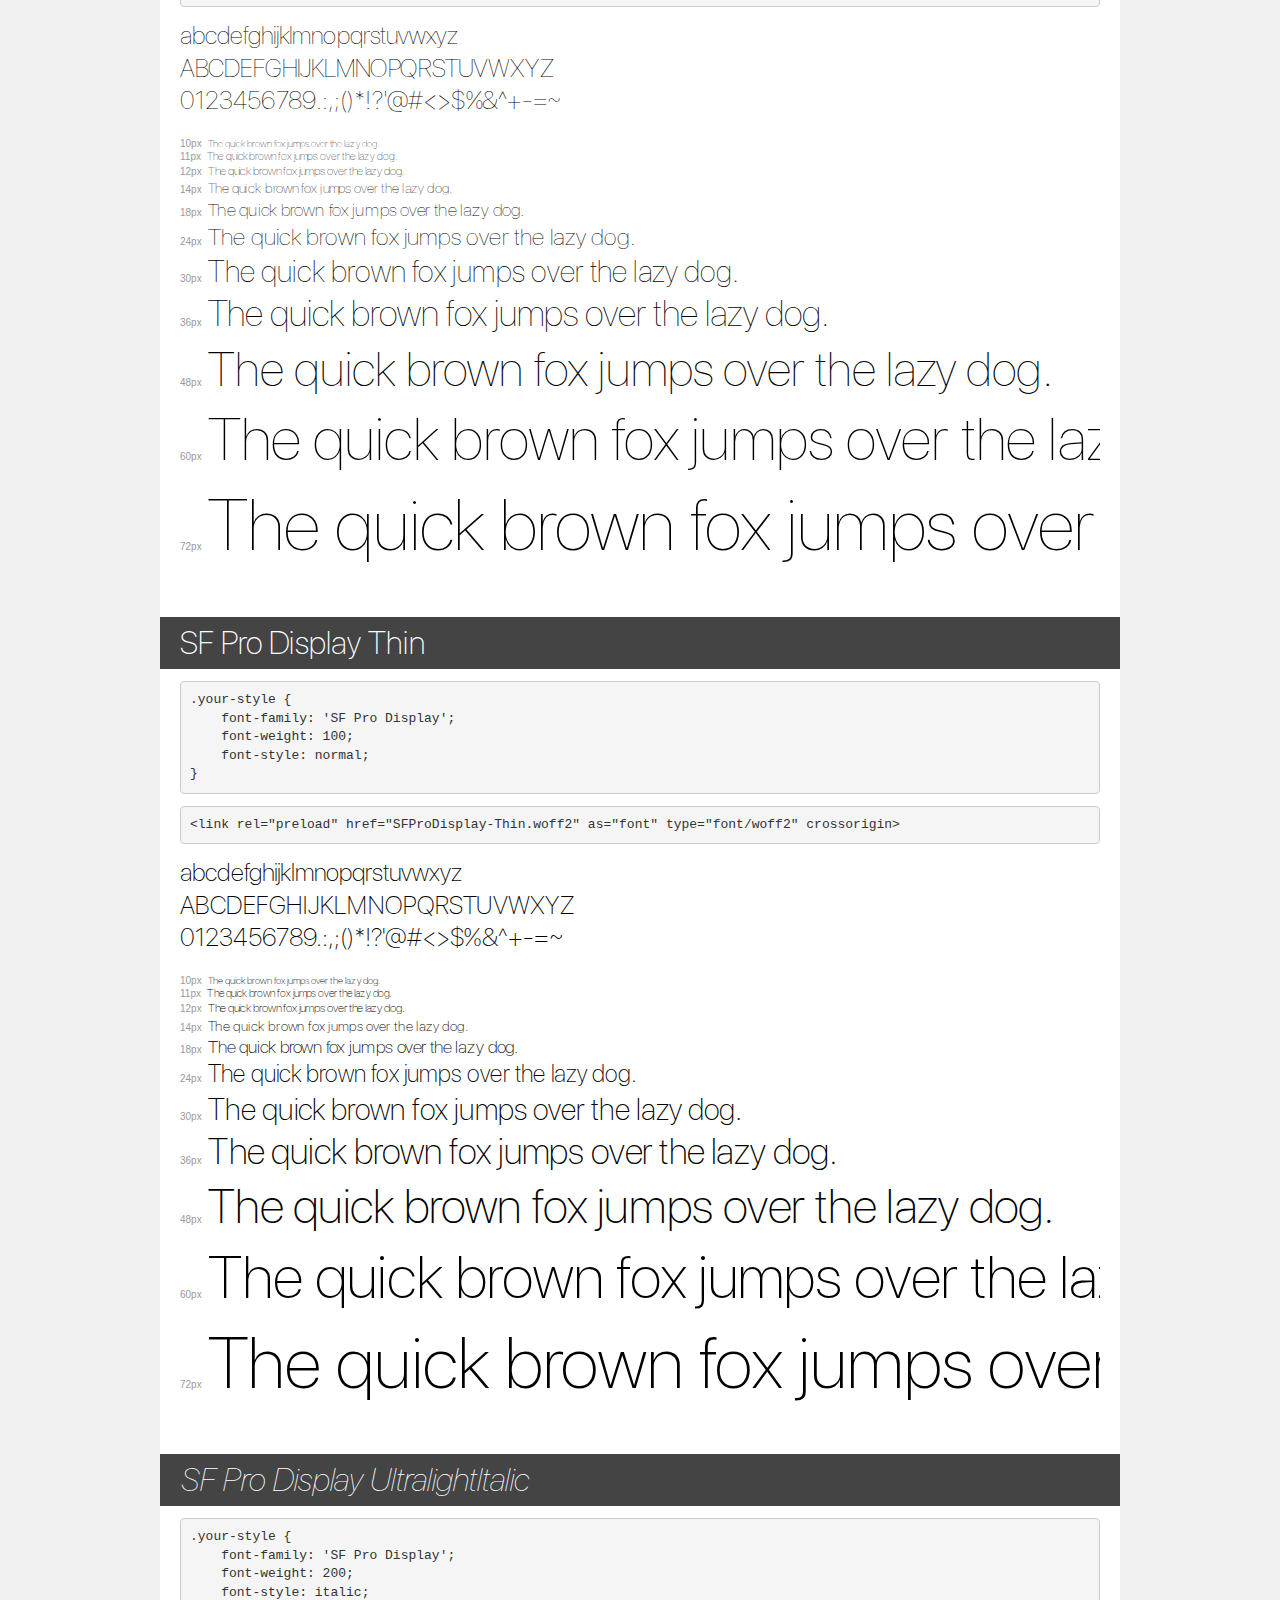
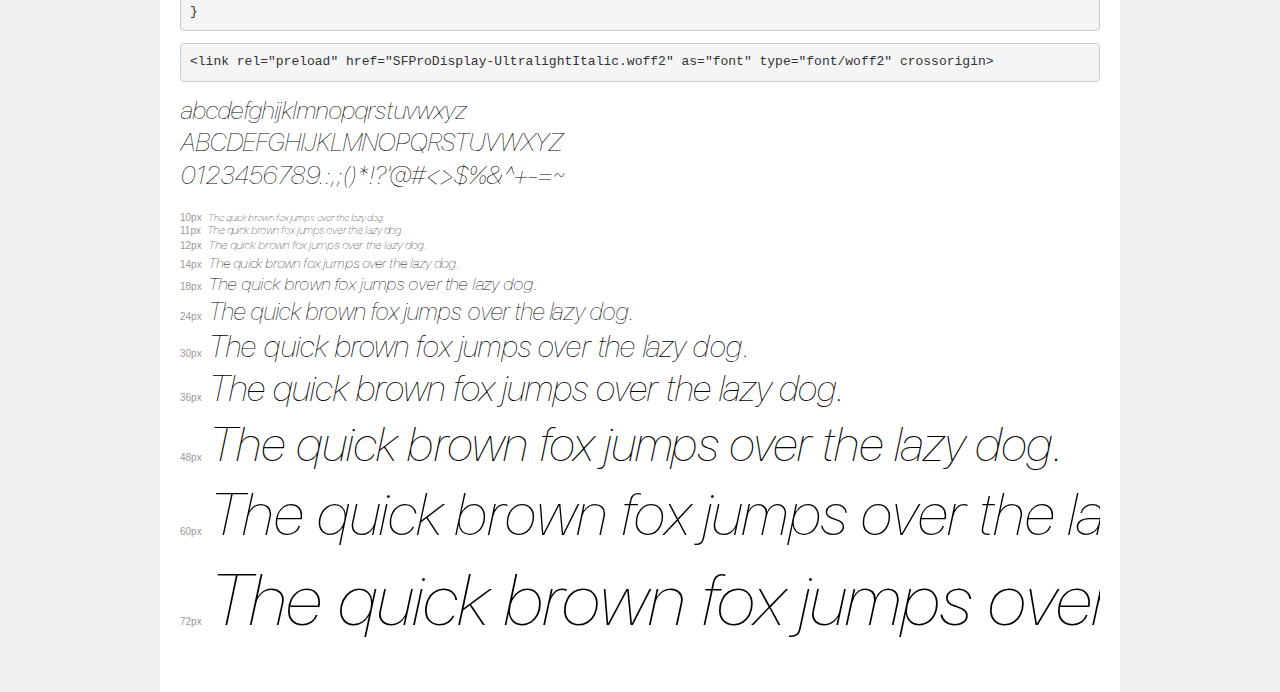
<file: fonts/SP pro/demo.html>
<!DOCTYPE html>
<html lang="en">
<head>
    <meta charset="utf-8">
    <meta http-equiv="X-UA-Compatible" content="IE=edge">
    <meta name="viewport" content="width=device-width, initial-scale=1">
    <meta name="robots" content="noindex, noarchive">
    <meta name="format-detection" content="telephone=no">
    <title>Transfonter demo</title>
    <link href="stylesheet.css" rel="stylesheet">
    <style>
        /*
        http://meyerweb.com/eric/tools/css/reset/
        v2.0 | 20110126
        License: none (public domain)
        */
        html, body, div, span, applet, object, iframe,
        h1, h2, h3, h4, h5, h6, p, blockquote, pre,
        a, abbr, acronym, address, big, cite, code,
        del, dfn, em, img, ins, kbd, q, s, samp,
        small, strike, strong, sub, sup, tt, var,
        b, u, i, center,
        dl, dt, dd, ol, ul, li,
        fieldset, form, label, legend,
        table, caption, tbody, tfoot, thead, tr, th, td,
        article, aside, canvas, details, embed,
        figure, figcaption, footer, header, hgroup,
        menu, nav, output, ruby, section, summary,
        time, mark, audio, video {
            margin: 0;
            padding: 0;
            border: 0;
            font-size: 100%;
            font: inherit;
            vertical-align: baseline;
        }
        /* HTML5 display-role reset for older browsers */
        article, aside, details, figcaption, figure,
        footer, header, hgroup, menu, nav, section {
            display: block;
        }
        body {
            line-height: 1;
        }
        ol, ul {
            list-style: none;
        }
        blockquote, q {
            quotes: none;
        }
        blockquote:before, blockquote:after,
        q:before, q:after {
            content: '';
            content: none;
        }
        table {
            border-collapse: collapse;
            border-spacing: 0;
        }
        /* demo styles */
        body {
            background: #f0f0f0;
            color: #000;
        }
        .page {
            background: #fff;
            width: 920px;
            margin: 0 auto;
            padding: 20px 20px 0 20px;
            overflow: hidden;
        }
        .font-container {
            overflow-x: auto;
            overflow-y: hidden;
            margin-bottom: 40px;
            line-height: 1.3;
            white-space: nowrap;
            padding-bottom: 5px;
        }
        h1 {
            position: relative;
            background: #444;
            font-size: 32px;
            color: #fff;
            padding: 10px 20px;
            margin: 0 -20px 12px -20px;
        }
        .letters {
            font-size: 25px;
            margin-bottom: 20px;
        }
        .s10:before {
            content: '10px';
        }
        .s11:before {
            content: '11px';
        }
        .s12:before {
            content: '12px';
        }
        .s14:before {
            content: '14px';
        }
        .s18:before {
            content: '18px';
        }
        .s24:before {
            content: '24px';
        }
        .s30:before {
            content: '30px';
        }
        .s36:before {
            content: '36px';
        }
        .s48:before {
            content: '48px';
        }
        .s60:before {
            content: '60px';
        }
        .s72:before {
            content: '72px';
        }
        .s10:before, .s11:before, .s12:before, .s14:before,
        .s18:before, .s24:before, .s30:before, .s36:before,
        .s48:before, .s60:before, .s72:before {
            font-family: Arial, sans-serif;
            font-size: 10px;
            font-weight: normal;
            font-style: normal;
            color: #999;
            padding-right: 6px;
        }
        pre {
            display: block;
            padding: 9px;
            margin: 0 0 12px;
            font-family: Monaco, Menlo, Consolas, "Courier New", monospace;
            font-size: 13px;
            line-height: 1.428571429;
            color: #333;
            font-weight: normal;
            font-style: normal;
            background-color: #f5f5f5;
            border: 1px solid #ccc;
            overflow-x: auto;
            border-radius: 4px;
        }
        /* responsive */
        @media (max-width: 959px) {
            .page {
                width: auto;
                margin: 0;
            }
        }
    </style>
</head>
<body>
<div class="page">
    <div class="demo">
        <h1 style="font-family: 'SF Pro Display'; font-weight: 900; font-style: italic;">SF Pro Display Black Italic</h1>
        <pre title="Usage">.your-style {
    font-family: 'SF Pro Display';
    font-weight: 900;
    font-style: italic;
}</pre>
        <pre title="Preload (optional)">
&lt;link rel=&quot;preload&quot; href=&quot;SFProDisplay-BlackItalic.woff2&quot; as=&quot;font&quot; type=&quot;font/woff2&quot; crossorigin&gt;</pre>
        <div class="font-container" style="font-family: 'SF Pro Display'; font-weight: 900; font-style: italic;">
            <p class="letters">
                abcdefghijklmnopqrstuvwxyz<br>
ABCDEFGHIJKLMNOPQRSTUVWXYZ<br>
                0123456789.:,;()*!?'@#&lt;&gt;$%&^+-=~
            </p>
            <p class="s10" style="font-size: 10px;">The quick brown fox jumps over the lazy dog.</p>
            <p class="s11" style="font-size: 11px;">The quick brown fox jumps over the lazy dog.</p>
            <p class="s12" style="font-size: 12px;">The quick brown fox jumps over the lazy dog.</p>
            <p class="s14" style="font-size: 14px;">The quick brown fox jumps over the lazy dog.</p>
            <p class="s18" style="font-size: 18px;">The quick brown fox jumps over the lazy dog.</p>
            <p class="s24" style="font-size: 24px;">The quick brown fox jumps over the lazy dog.</p>
            <p class="s30" style="font-size: 30px;">The quick brown fox jumps over the lazy dog.</p>
            <p class="s36" style="font-size: 36px;">The quick brown fox jumps over the lazy dog.</p>
            <p class="s48" style="font-size: 48px;">The quick brown fox jumps over the lazy dog.</p>
            <p class="s60" style="font-size: 60px;">The quick brown fox jumps over the lazy dog.</p>
            <p class="s72" style="font-size: 72px;">The quick brown fox jumps over the lazy dog.</p>
        </div>
    </div>

    <div class="demo">
        <h1 style="font-family: 'SF Pro Display'; font-weight: 200; font-style: italic;">SF Pro Display LightItalic</h1>
        <pre title="Usage">.your-style {
    font-family: 'SF Pro Display';
    font-weight: 200;
    font-style: italic;
}</pre>
        <pre title="Preload (optional)">
&lt;link rel=&quot;preload&quot; href=&quot;SFProDisplay-LightItalic.woff2&quot; as=&quot;font&quot; type=&quot;font/woff2&quot; crossorigin&gt;</pre>
        <div class="font-container" style="font-family: 'SF Pro Display'; font-weight: 200; font-style: italic;">
            <p class="letters">
                abcdefghijklmnopqrstuvwxyz<br>
ABCDEFGHIJKLMNOPQRSTUVWXYZ<br>
                0123456789.:,;()*!?'@#&lt;&gt;$%&^+-=~
            </p>
            <p class="s10" style="font-size: 10px;">The quick brown fox jumps over the lazy dog.</p>
            <p class="s11" style="font-size: 11px;">The quick brown fox jumps over the lazy dog.</p>
            <p class="s12" style="font-size: 12px;">The quick brown fox jumps over the lazy dog.</p>
            <p class="s14" style="font-size: 14px;">The quick brown fox jumps over the lazy dog.</p>
            <p class="s18" style="font-size: 18px;">The quick brown fox jumps over the lazy dog.</p>
            <p class="s24" style="font-size: 24px;">The quick brown fox jumps over the lazy dog.</p>
            <p class="s30" style="font-size: 30px;">The quick brown fox jumps over the lazy dog.</p>
            <p class="s36" style="font-size: 36px;">The quick brown fox jumps over the lazy dog.</p>
            <p class="s48" style="font-size: 48px;">The quick brown fox jumps over the lazy dog.</p>
            <p class="s60" style="font-size: 60px;">The quick brown fox jumps over the lazy dog.</p>
            <p class="s72" style="font-size: 72px;">The quick brown fox jumps over the lazy dog.</p>
        </div>
    </div>

    <div class="demo">
        <h1 style="font-family: 'SF Pro Display'; font-weight: normal; font-style: normal;">SF Pro Display Regular</h1>
        <pre title="Usage">.your-style {
    font-family: 'SF Pro Display';
    font-weight: normal;
    font-style: normal;
}</pre>
        <pre title="Preload (optional)">
&lt;link rel=&quot;preload&quot; href=&quot;SFProDisplay-Regular.woff2&quot; as=&quot;font&quot; type=&quot;font/woff2&quot; crossorigin&gt;</pre>
        <div class="font-container" style="font-family: 'SF Pro Display'; font-weight: normal; font-style: normal;">
            <p class="letters">
                abcdefghijklmnopqrstuvwxyz<br>
ABCDEFGHIJKLMNOPQRSTUVWXYZ<br>
                0123456789.:,;()*!?'@#&lt;&gt;$%&^+-=~
            </p>
            <p class="s10" style="font-size: 10px;">The quick brown fox jumps over the lazy dog.</p>
            <p class="s11" style="font-size: 11px;">The quick brown fox jumps over the lazy dog.</p>
            <p class="s12" style="font-size: 12px;">The quick brown fox jumps over the lazy dog.</p>
            <p class="s14" style="font-size: 14px;">The quick brown fox jumps over the lazy dog.</p>
            <p class="s18" style="font-size: 18px;">The quick brown fox jumps over the lazy dog.</p>
            <p class="s24" style="font-size: 24px;">The quick brown fox jumps over the lazy dog.</p>
            <p class="s30" style="font-size: 30px;">The quick brown fox jumps over the lazy dog.</p>
            <p class="s36" style="font-size: 36px;">The quick brown fox jumps over the lazy dog.</p>
            <p class="s48" style="font-size: 48px;">The quick brown fox jumps over the lazy dog.</p>
            <p class="s60" style="font-size: 60px;">The quick brown fox jumps over the lazy dog.</p>
            <p class="s72" style="font-size: 72px;">The quick brown fox jumps over the lazy dog.</p>
        </div>
    </div>

    <div class="demo">
        <h1 style="font-family: 'SF Pro Display'; font-weight: normal; font-style: italic;">SF Pro Display Regular Italic</h1>
        <pre title="Usage">.your-style {
    font-family: 'SF Pro Display';
    font-weight: normal;
    font-style: italic;
}</pre>
        <pre title="Preload (optional)">
&lt;link rel=&quot;preload&quot; href=&quot;SFProDisplay-RegularItalic.woff2&quot; as=&quot;font&quot; type=&quot;font/woff2&quot; crossorigin&gt;</pre>
        <div class="font-container" style="font-family: 'SF Pro Display'; font-weight: normal; font-style: italic;">
            <p class="letters">
                abcdefghijklmnopqrstuvwxyz<br>
ABCDEFGHIJKLMNOPQRSTUVWXYZ<br>
                0123456789.:,;()*!?'@#&lt;&gt;$%&^+-=~
            </p>
            <p class="s10" style="font-size: 10px;">The quick brown fox jumps over the lazy dog.</p>
            <p class="s11" style="font-size: 11px;">The quick brown fox jumps over the lazy dog.</p>
            <p class="s12" style="font-size: 12px;">The quick brown fox jumps over the lazy dog.</p>
            <p class="s14" style="font-size: 14px;">The quick brown fox jumps over the lazy dog.</p>
            <p class="s18" style="font-size: 18px;">The quick brown fox jumps over the lazy dog.</p>
            <p class="s24" style="font-size: 24px;">The quick brown fox jumps over the lazy dog.</p>
            <p class="s30" style="font-size: 30px;">The quick brown fox jumps over the lazy dog.</p>
            <p class="s36" style="font-size: 36px;">The quick brown fox jumps over the lazy dog.</p>
            <p class="s48" style="font-size: 48px;">The quick brown fox jumps over the lazy dog.</p>
            <p class="s60" style="font-size: 60px;">The quick brown fox jumps over the lazy dog.</p>
            <p class="s72" style="font-size: 72px;">The quick brown fox jumps over the lazy dog.</p>
        </div>
    </div>

    <div class="demo">
        <h1 style="font-family: 'SF Pro Display'; font-weight: 600; font-style: italic;">SF Pro Display SemiboldItalic</h1>
        <pre title="Usage">.your-style {
    font-family: 'SF Pro Display';
    font-weight: 600;
    font-style: italic;
}</pre>
        <pre title="Preload (optional)">
&lt;link rel=&quot;preload&quot; href=&quot;SFProDisplay-SemiboldItalic.woff2&quot; as=&quot;font&quot; type=&quot;font/woff2&quot; crossorigin&gt;</pre>
        <div class="font-container" style="font-family: 'SF Pro Display'; font-weight: 600; font-style: italic;">
            <p class="letters">
                abcdefghijklmnopqrstuvwxyz<br>
ABCDEFGHIJKLMNOPQRSTUVWXYZ<br>
                0123456789.:,;()*!?'@#&lt;&gt;$%&^+-=~
            </p>
            <p class="s10" style="font-size: 10px;">The quick brown fox jumps over the lazy dog.</p>
            <p class="s11" style="font-size: 11px;">The quick brown fox jumps over the lazy dog.</p>
            <p class="s12" style="font-size: 12px;">The quick brown fox jumps over the lazy dog.</p>
            <p class="s14" style="font-size: 14px;">The quick brown fox jumps over the lazy dog.</p>
            <p class="s18" style="font-size: 18px;">The quick brown fox jumps over the lazy dog.</p>
            <p class="s24" style="font-size: 24px;">The quick brown fox jumps over the lazy dog.</p>
            <p class="s30" style="font-size: 30px;">The quick brown fox jumps over the lazy dog.</p>
            <p class="s36" style="font-size: 36px;">The quick brown fox jumps over the lazy dog.</p>
            <p class="s48" style="font-size: 48px;">The quick brown fox jumps over the lazy dog.</p>
            <p class="s60" style="font-size: 60px;">The quick brown fox jumps over the lazy dog.</p>
            <p class="s72" style="font-size: 72px;">The quick brown fox jumps over the lazy dog.</p>
        </div>
    </div>

    <div class="demo">
        <h1 style="font-family: 'SF Pro Display'; font-weight: 900; font-style: normal;">SF Pro Display Heavy</h1>
        <pre title="Usage">.your-style {
    font-family: 'SF Pro Display';
    font-weight: 900;
    font-style: normal;
}</pre>
        <pre title="Preload (optional)">
&lt;link rel=&quot;preload&quot; href=&quot;SFProDisplay-Heavy.woff2&quot; as=&quot;font&quot; type=&quot;font/woff2&quot; crossorigin&gt;</pre>
        <div class="font-container" style="font-family: 'SF Pro Display'; font-weight: 900; font-style: normal;">
            <p class="letters">
                abcdefghijklmnopqrstuvwxyz<br>
ABCDEFGHIJKLMNOPQRSTUVWXYZ<br>
                0123456789.:,;()*!?'@#&lt;&gt;$%&^+-=~
            </p>
            <p class="s10" style="font-size: 10px;">The quick brown fox jumps over the lazy dog.</p>
            <p class="s11" style="font-size: 11px;">The quick brown fox jumps over the lazy dog.</p>
            <p class="s12" style="font-size: 12px;">The quick brown fox jumps over the lazy dog.</p>
            <p class="s14" style="font-size: 14px;">The quick brown fox jumps over the lazy dog.</p>
            <p class="s18" style="font-size: 18px;">The quick brown fox jumps over the lazy dog.</p>
            <p class="s24" style="font-size: 24px;">The quick brown fox jumps over the lazy dog.</p>
            <p class="s30" style="font-size: 30px;">The quick brown fox jumps over the lazy dog.</p>
            <p class="s36" style="font-size: 36px;">The quick brown fox jumps over the lazy dog.</p>
            <p class="s48" style="font-size: 48px;">The quick brown fox jumps over the lazy dog.</p>
            <p class="s60" style="font-size: 60px;">The quick brown fox jumps over the lazy dog.</p>
            <p class="s72" style="font-size: 72px;">The quick brown fox jumps over the lazy dog.</p>
        </div>
    </div>

    <div class="demo">
        <h1 style="font-family: 'SF Pro Display'; font-weight: 600; font-style: normal;">SF Pro Display Semibold</h1>
        <pre title="Usage">.your-style {
    font-family: 'SF Pro Display';
    font-weight: 600;
    font-style: normal;
}</pre>
        <pre title="Preload (optional)">
&lt;link rel=&quot;preload&quot; href=&quot;SFProDisplay-Semibold.woff2&quot; as=&quot;font&quot; type=&quot;font/woff2&quot; crossorigin&gt;</pre>
        <div class="font-container" style="font-family: 'SF Pro Display'; font-weight: 600; font-style: normal;">
            <p class="letters">
                abcdefghijklmnopqrstuvwxyz<br>
ABCDEFGHIJKLMNOPQRSTUVWXYZ<br>
                0123456789.:,;()*!?'@#&lt;&gt;$%&^+-=~
            </p>
            <p class="s10" style="font-size: 10px;">The quick brown fox jumps over the lazy dog.</p>
            <p class="s11" style="font-size: 11px;">The quick brown fox jumps over the lazy dog.</p>
            <p class="s12" style="font-size: 12px;">The quick brown fox jumps over the lazy dog.</p>
            <p class="s14" style="font-size: 14px;">The quick brown fox jumps over the lazy dog.</p>
            <p class="s18" style="font-size: 18px;">The quick brown fox jumps over the lazy dog.</p>
            <p class="s24" style="font-size: 24px;">The quick brown fox jumps over the lazy dog.</p>
            <p class="s30" style="font-size: 30px;">The quick brown fox jumps over the lazy dog.</p>
            <p class="s36" style="font-size: 36px;">The quick brown fox jumps over the lazy dog.</p>
            <p class="s48" style="font-size: 48px;">The quick brown fox jumps over the lazy dog.</p>
            <p class="s60" style="font-size: 60px;">The quick brown fox jumps over the lazy dog.</p>
            <p class="s72" style="font-size: 72px;">The quick brown fox jumps over the lazy dog.</p>
        </div>
    </div>

    <div class="demo">
        <h1 style="font-family: 'SF Pro Display'; font-weight: bold; font-style: italic;">SF Pro Display BoldItalic</h1>
        <pre title="Usage">.your-style {
    font-family: 'SF Pro Display';
    font-weight: bold;
    font-style: italic;
}</pre>
        <pre title="Preload (optional)">
&lt;link rel=&quot;preload&quot; href=&quot;SFProDisplay-BoldItalic.woff2&quot; as=&quot;font&quot; type=&quot;font/woff2&quot; crossorigin&gt;</pre>
        <div class="font-container" style="font-family: 'SF Pro Display'; font-weight: bold; font-style: italic;">
            <p class="letters">
                abcdefghijklmnopqrstuvwxyz<br>
ABCDEFGHIJKLMNOPQRSTUVWXYZ<br>
                0123456789.:,;()*!?'@#&lt;&gt;$%&^+-=~
            </p>
            <p class="s10" style="font-size: 10px;">The quick brown fox jumps over the lazy dog.</p>
            <p class="s11" style="font-size: 11px;">The quick brown fox jumps over the lazy dog.</p>
            <p class="s12" style="font-size: 12px;">The quick brown fox jumps over the lazy dog.</p>
            <p class="s14" style="font-size: 14px;">The quick brown fox jumps over the lazy dog.</p>
            <p class="s18" style="font-size: 18px;">The quick brown fox jumps over the lazy dog.</p>
            <p class="s24" style="font-size: 24px;">The quick brown fox jumps over the lazy dog.</p>
            <p class="s30" style="font-size: 30px;">The quick brown fox jumps over the lazy dog.</p>
            <p class="s36" style="font-size: 36px;">The quick brown fox jumps over the lazy dog.</p>
            <p class="s48" style="font-size: 48px;">The quick brown fox jumps over the lazy dog.</p>
            <p class="s60" style="font-size: 60px;">The quick brown fox jumps over the lazy dog.</p>
            <p class="s72" style="font-size: 72px;">The quick brown fox jumps over the lazy dog.</p>
        </div>
    </div>

    <div class="demo">
        <h1 style="font-family: 'SF Pro Display'; font-weight: 900; font-style: normal;">SF Pro Display Black</h1>
        <pre title="Usage">.your-style {
    font-family: 'SF Pro Display';
    font-weight: 900;
    font-style: normal;
}</pre>
        <pre title="Preload (optional)">
&lt;link rel=&quot;preload&quot; href=&quot;SFProDisplay-Black.woff2&quot; as=&quot;font&quot; type=&quot;font/woff2&quot; crossorigin&gt;</pre>
        <div class="font-container" style="font-family: 'SF Pro Display'; font-weight: 900; font-style: normal;">
            <p class="letters">
                abcdefghijklmnopqrstuvwxyz<br>
ABCDEFGHIJKLMNOPQRSTUVWXYZ<br>
                0123456789.:,;()*!?'@#&lt;&gt;$%&^+-=~
            </p>
            <p class="s10" style="font-size: 10px;">The quick brown fox jumps over the lazy dog.</p>
            <p class="s11" style="font-size: 11px;">The quick brown fox jumps over the lazy dog.</p>
            <p class="s12" style="font-size: 12px;">The quick brown fox jumps over the lazy dog.</p>
            <p class="s14" style="font-size: 14px;">The quick brown fox jumps over the lazy dog.</p>
            <p class="s18" style="font-size: 18px;">The quick brown fox jumps over the lazy dog.</p>
            <p class="s24" style="font-size: 24px;">The quick brown fox jumps over the lazy dog.</p>
            <p class="s30" style="font-size: 30px;">The quick brown fox jumps over the lazy dog.</p>
            <p class="s36" style="font-size: 36px;">The quick brown fox jumps over the lazy dog.</p>
            <p class="s48" style="font-size: 48px;">The quick brown fox jumps over the lazy dog.</p>
            <p class="s60" style="font-size: 60px;">The quick brown fox jumps over the lazy dog.</p>
            <p class="s72" style="font-size: 72px;">The quick brown fox jumps over the lazy dog.</p>
        </div>
    </div>

    <div class="demo">
        <h1 style="font-family: 'SF Pro Display'; font-weight: 500; font-style: normal;">SF Pro Display Medium</h1>
        <pre title="Usage">.your-style {
    font-family: 'SF Pro Display';
    font-weight: 500;
    font-style: normal;
}</pre>
        <pre title="Preload (optional)">
&lt;link rel=&quot;preload&quot; href=&quot;SFProDisplay-Medium.woff2&quot; as=&quot;font&quot; type=&quot;font/woff2&quot; crossorigin&gt;</pre>
        <div class="font-container" style="font-family: 'SF Pro Display'; font-weight: 500; font-style: normal;">
            <p class="letters">
                abcdefghijklmnopqrstuvwxyz<br>
ABCDEFGHIJKLMNOPQRSTUVWXYZ<br>
                0123456789.:,;()*!?'@#&lt;&gt;$%&^+-=~
            </p>
            <p class="s10" style="font-size: 10px;">The quick brown fox jumps over the lazy dog.</p>
            <p class="s11" style="font-size: 11px;">The quick brown fox jumps over the lazy dog.</p>
            <p class="s12" style="font-size: 12px;">The quick brown fox jumps over the lazy dog.</p>
            <p class="s14" style="font-size: 14px;">The quick brown fox jumps over the lazy dog.</p>
            <p class="s18" style="font-size: 18px;">The quick brown fox jumps over the lazy dog.</p>
            <p class="s24" style="font-size: 24px;">The quick brown fox jumps over the lazy dog.</p>
            <p class="s30" style="font-size: 30px;">The quick brown fox jumps over the lazy dog.</p>
            <p class="s36" style="font-size: 36px;">The quick brown fox jumps over the lazy dog.</p>
            <p class="s48" style="font-size: 48px;">The quick brown fox jumps over the lazy dog.</p>
            <p class="s60" style="font-size: 60px;">The quick brown fox jumps over the lazy dog.</p>
            <p class="s72" style="font-size: 72px;">The quick brown fox jumps over the lazy dog.</p>
        </div>
    </div>

    <div class="demo">
        <h1 style="font-family: 'SF Pro Display'; font-weight: 900; font-style: italic;">SF Pro Display HeavyItalic</h1>
        <pre title="Usage">.your-style {
    font-family: 'SF Pro Display';
    font-weight: 900;
    font-style: italic;
}</pre>
        <pre title="Preload (optional)">
&lt;link rel=&quot;preload&quot; href=&quot;SFProDisplay-HeavyItalic.woff2&quot; as=&quot;font&quot; type=&quot;font/woff2&quot; crossorigin&gt;</pre>
        <div class="font-container" style="font-family: 'SF Pro Display'; font-weight: 900; font-style: italic;">
            <p class="letters">
                abcdefghijklmnopqrstuvwxyz<br>
ABCDEFGHIJKLMNOPQRSTUVWXYZ<br>
                0123456789.:,;()*!?'@#&lt;&gt;$%&^+-=~
            </p>
            <p class="s10" style="font-size: 10px;">The quick brown fox jumps over the lazy dog.</p>
            <p class="s11" style="font-size: 11px;">The quick brown fox jumps over the lazy dog.</p>
            <p class="s12" style="font-size: 12px;">The quick brown fox jumps over the lazy dog.</p>
            <p class="s14" style="font-size: 14px;">The quick brown fox jumps over the lazy dog.</p>
            <p class="s18" style="font-size: 18px;">The quick brown fox jumps over the lazy dog.</p>
            <p class="s24" style="font-size: 24px;">The quick brown fox jumps over the lazy dog.</p>
            <p class="s30" style="font-size: 30px;">The quick brown fox jumps over the lazy dog.</p>
            <p class="s36" style="font-size: 36px;">The quick brown fox jumps over the lazy dog.</p>
            <p class="s48" style="font-size: 48px;">The quick brown fox jumps over the lazy dog.</p>
            <p class="s60" style="font-size: 60px;">The quick brown fox jumps over the lazy dog.</p>
            <p class="s72" style="font-size: 72px;">The quick brown fox jumps over the lazy dog.</p>
        </div>
    </div>

    <div class="demo">
        <h1 style="font-family: 'SF Pro Display'; font-weight: 500; font-style: italic;">SF Pro Display MediumItalic</h1>
        <pre title="Usage">.your-style {
    font-family: 'SF Pro Display';
    font-weight: 500;
    font-style: italic;
}</pre>
        <pre title="Preload (optional)">
&lt;link rel=&quot;preload&quot; href=&quot;SFProDisplay-MediumItalic.woff2&quot; as=&quot;font&quot; type=&quot;font/woff2&quot; crossorigin&gt;</pre>
        <div class="font-container" style="font-family: 'SF Pro Display'; font-weight: 500; font-style: italic;">
            <p class="letters">
                abcdefghijklmnopqrstuvwxyz<br>
ABCDEFGHIJKLMNOPQRSTUVWXYZ<br>
                0123456789.:,;()*!?'@#&lt;&gt;$%&^+-=~
            </p>
            <p class="s10" style="font-size: 10px;">The quick brown fox jumps over the lazy dog.</p>
            <p class="s11" style="font-size: 11px;">The quick brown fox jumps over the lazy dog.</p>
            <p class="s12" style="font-size: 12px;">The quick brown fox jumps over the lazy dog.</p>
            <p class="s14" style="font-size: 14px;">The quick brown fox jumps over the lazy dog.</p>
            <p class="s18" style="font-size: 18px;">The quick brown fox jumps over the lazy dog.</p>
            <p class="s24" style="font-size: 24px;">The quick brown fox jumps over the lazy dog.</p>
            <p class="s30" style="font-size: 30px;">The quick brown fox jumps over the lazy dog.</p>
            <p class="s36" style="font-size: 36px;">The quick brown fox jumps over the lazy dog.</p>
            <p class="s48" style="font-size: 48px;">The quick brown fox jumps over the lazy dog.</p>
            <p class="s60" style="font-size: 60px;">The quick brown fox jumps over the lazy dog.</p>
            <p class="s72" style="font-size: 72px;">The quick brown fox jumps over the lazy dog.</p>
        </div>
    </div>

    <div class="demo">
        <h1 style="font-family: 'SF Pro Display'; font-weight: 200; font-style: normal;">SF Pro Display Light</h1>
        <pre title="Usage">.your-style {
    font-family: 'SF Pro Display';
    font-weight: 200;
    font-style: normal;
}</pre>
        <pre title="Preload (optional)">
&lt;link rel=&quot;preload&quot; href=&quot;SFProDisplay-Light.woff2&quot; as=&quot;font&quot; type=&quot;font/woff2&quot; crossorigin&gt;</pre>
        <div class="font-container" style="font-family: 'SF Pro Display'; font-weight: 200; font-style: normal;">
            <p class="letters">
                abcdefghijklmnopqrstuvwxyz<br>
ABCDEFGHIJKLMNOPQRSTUVWXYZ<br>
                0123456789.:,;()*!?'@#&lt;&gt;$%&^+-=~
            </p>
            <p class="s10" style="font-size: 10px;">The quick brown fox jumps over the lazy dog.</p>
            <p class="s11" style="font-size: 11px;">The quick brown fox jumps over the lazy dog.</p>
            <p class="s12" style="font-size: 12px;">The quick brown fox jumps over the lazy dog.</p>
            <p class="s14" style="font-size: 14px;">The quick brown fox jumps over the lazy dog.</p>
            <p class="s18" style="font-size: 18px;">The quick brown fox jumps over the lazy dog.</p>
            <p class="s24" style="font-size: 24px;">The quick brown fox jumps over the lazy dog.</p>
            <p class="s30" style="font-size: 30px;">The quick brown fox jumps over the lazy dog.</p>
            <p class="s36" style="font-size: 36px;">The quick brown fox jumps over the lazy dog.</p>
            <p class="s48" style="font-size: 48px;">The quick brown fox jumps over the lazy dog.</p>
            <p class="s60" style="font-size: 60px;">The quick brown fox jumps over the lazy dog.</p>
            <p class="s72" style="font-size: 72px;">The quick brown fox jumps over the lazy dog.</p>
        </div>
    </div>

    <div class="demo">
        <h1 style="font-family: 'SF Pro Display'; font-weight: bold; font-style: normal;">SF Pro Display Bold</h1>
        <pre title="Usage">.your-style {
    font-family: 'SF Pro Display';
    font-weight: bold;
    font-style: normal;
}</pre>
        <pre title="Preload (optional)">
&lt;link rel=&quot;preload&quot; href=&quot;SFProDisplay-Bold.woff2&quot; as=&quot;font&quot; type=&quot;font/woff2&quot; crossorigin&gt;</pre>
        <div class="font-container" style="font-family: 'SF Pro Display'; font-weight: bold; font-style: normal;">
            <p class="letters">
                abcdefghijklmnopqrstuvwxyz<br>
ABCDEFGHIJKLMNOPQRSTUVWXYZ<br>
                0123456789.:,;()*!?'@#&lt;&gt;$%&^+-=~
            </p>
            <p class="s10" style="font-size: 10px;">The quick brown fox jumps over the lazy dog.</p>
            <p class="s11" style="font-size: 11px;">The quick brown fox jumps over the lazy dog.</p>
            <p class="s12" style="font-size: 12px;">The quick brown fox jumps over the lazy dog.</p>
            <p class="s14" style="font-size: 14px;">The quick brown fox jumps over the lazy dog.</p>
            <p class="s18" style="font-size: 18px;">The quick brown fox jumps over the lazy dog.</p>
            <p class="s24" style="font-size: 24px;">The quick brown fox jumps over the lazy dog.</p>
            <p class="s30" style="font-size: 30px;">The quick brown fox jumps over the lazy dog.</p>
            <p class="s36" style="font-size: 36px;">The quick brown fox jumps over the lazy dog.</p>
            <p class="s48" style="font-size: 48px;">The quick brown fox jumps over the lazy dog.</p>
            <p class="s60" style="font-size: 60px;">The quick brown fox jumps over the lazy dog.</p>
            <p class="s72" style="font-size: 72px;">The quick brown fox jumps over the lazy dog.</p>
        </div>
    </div>

    <div class="demo">
        <h1 style="font-family: 'SF Pro Display'; font-weight: 100; font-style: italic;">SF Pro Display ThinItalic</h1>
        <pre title="Usage">.your-style {
    font-family: 'SF Pro Display';
    font-weight: 100;
    font-style: italic;
}</pre>
        <pre title="Preload (optional)">
&lt;link rel=&quot;preload&quot; href=&quot;SFProDisplay-ThinItalic.woff2&quot; as=&quot;font&quot; type=&quot;font/woff2&quot; crossorigin&gt;</pre>
        <div class="font-container" style="font-family: 'SF Pro Display'; font-weight: 100; font-style: italic;">
            <p class="letters">
                abcdefghijklmnopqrstuvwxyz<br>
ABCDEFGHIJKLMNOPQRSTUVWXYZ<br>
                0123456789.:,;()*!?'@#&lt;&gt;$%&^+-=~
            </p>
            <p class="s10" style="font-size: 10px;">The quick brown fox jumps over the lazy dog.</p>
            <p class="s11" style="font-size: 11px;">The quick brown fox jumps over the lazy dog.</p>
            <p class="s12" style="font-size: 12px;">The quick brown fox jumps over the lazy dog.</p>
            <p class="s14" style="font-size: 14px;">The quick brown fox jumps over the lazy dog.</p>
            <p class="s18" style="font-size: 18px;">The quick brown fox jumps over the lazy dog.</p>
            <p class="s24" style="font-size: 24px;">The quick brown fox jumps over the lazy dog.</p>
            <p class="s30" style="font-size: 30px;">The quick brown fox jumps over the lazy dog.</p>
            <p class="s36" style="font-size: 36px;">The quick brown fox jumps over the lazy dog.</p>
            <p class="s48" style="font-size: 48px;">The quick brown fox jumps over the lazy dog.</p>
            <p class="s60" style="font-size: 60px;">The quick brown fox jumps over the lazy dog.</p>
            <p class="s72" style="font-size: 72px;">The quick brown fox jumps over the lazy dog.</p>
        </div>
    </div>

    <div class="demo">
        <h1 style="font-family: 'SF Pro Display'; font-weight: 200; font-style: normal;">SF Pro Display Ultralight</h1>
        <pre title="Usage">.your-style {
    font-family: 'SF Pro Display';
    font-weight: 200;
    font-style: normal;
}</pre>
        <pre title="Preload (optional)">
&lt;link rel=&quot;preload&quot; href=&quot;SFProDisplay-Ultralight.woff2&quot; as=&quot;font&quot; type=&quot;font/woff2&quot; crossorigin&gt;</pre>
        <div class="font-container" style="font-family: 'SF Pro Display'; font-weight: 200; font-style: normal;">
            <p class="letters">
                abcdefghijklmnopqrstuvwxyz<br>
ABCDEFGHIJKLMNOPQRSTUVWXYZ<br>
                0123456789.:,;()*!?'@#&lt;&gt;$%&^+-=~
            </p>
            <p class="s10" style="font-size: 10px;">The quick brown fox jumps over the lazy dog.</p>
            <p class="s11" style="font-size: 11px;">The quick brown fox jumps over the lazy dog.</p>
            <p class="s12" style="font-size: 12px;">The quick brown fox jumps over the lazy dog.</p>
            <p class="s14" style="font-size: 14px;">The quick brown fox jumps over the lazy dog.</p>
            <p class="s18" style="font-size: 18px;">The quick brown fox jumps over the lazy dog.</p>
            <p class="s24" style="font-size: 24px;">The quick brown fox jumps over the lazy dog.</p>
            <p class="s30" style="font-size: 30px;">The quick brown fox jumps over the lazy dog.</p>
            <p class="s36" style="font-size: 36px;">The quick brown fox jumps over the lazy dog.</p>
            <p class="s48" style="font-size: 48px;">The quick brown fox jumps over the lazy dog.</p>
            <p class="s60" style="font-size: 60px;">The quick brown fox jumps over the lazy dog.</p>
            <p class="s72" style="font-size: 72px;">The quick brown fox jumps over the lazy dog.</p>
        </div>
    </div>

    <div class="demo">
        <h1 style="font-family: 'SF Pro Display'; font-weight: 100; font-style: normal;">SF Pro Display Thin</h1>
        <pre title="Usage">.your-style {
    font-family: 'SF Pro Display';
    font-weight: 100;
    font-style: normal;
}</pre>
        <pre title="Preload (optional)">
&lt;link rel=&quot;preload&quot; href=&quot;SFProDisplay-Thin.woff2&quot; as=&quot;font&quot; type=&quot;font/woff2&quot; crossorigin&gt;</pre>
        <div class="font-container" style="font-family: 'SF Pro Display'; font-weight: 100; font-style: normal;">
            <p class="letters">
                abcdefghijklmnopqrstuvwxyz<br>
ABCDEFGHIJKLMNOPQRSTUVWXYZ<br>
                0123456789.:,;()*!?'@#&lt;&gt;$%&^+-=~
            </p>
            <p class="s10" style="font-size: 10px;">The quick brown fox jumps over the lazy dog.</p>
            <p class="s11" style="font-size: 11px;">The quick brown fox jumps over the lazy dog.</p>
            <p class="s12" style="font-size: 12px;">The quick brown fox jumps over the lazy dog.</p>
            <p class="s14" style="font-size: 14px;">The quick brown fox jumps over the lazy dog.</p>
            <p class="s18" style="font-size: 18px;">The quick brown fox jumps over the lazy dog.</p>
            <p class="s24" style="font-size: 24px;">The quick brown fox jumps over the lazy dog.</p>
            <p class="s30" style="font-size: 30px;">The quick brown fox jumps over the lazy dog.</p>
            <p class="s36" style="font-size: 36px;">The quick brown fox jumps over the lazy dog.</p>
            <p class="s48" style="font-size: 48px;">The quick brown fox jumps over the lazy dog.</p>
            <p class="s60" style="font-size: 60px;">The quick brown fox jumps over the lazy dog.</p>
            <p class="s72" style="font-size: 72px;">The quick brown fox jumps over the lazy dog.</p>
        </div>
    </div>

    <div class="demo">
        <h1 style="font-family: 'SF Pro Display'; font-weight: 200; font-style: italic;">SF Pro Display UltralightItalic</h1>
        <pre title="Usage">.your-style {
    font-family: 'SF Pro Display';
    font-weight: 200;
    font-style: italic;
}</pre>
        <pre title="Preload (optional)">
&lt;link rel=&quot;preload&quot; href=&quot;SFProDisplay-UltralightItalic.woff2&quot; as=&quot;font&quot; type=&quot;font/woff2&quot; crossorigin&gt;</pre>
        <div class="font-container" style="font-family: 'SF Pro Display'; font-weight: 200; font-style: italic;">
            <p class="letters">
                abcdefghijklmnopqrstuvwxyz<br>
ABCDEFGHIJKLMNOPQRSTUVWXYZ<br>
                0123456789.:,;()*!?'@#&lt;&gt;$%&^+-=~
            </p>
            <p class="s10" style="font-size: 10px;">The quick brown fox jumps over the lazy dog.</p>
            <p class="s11" style="font-size: 11px;">The quick brown fox jumps over the lazy dog.</p>
            <p class="s12" style="font-size: 12px;">The quick brown fox jumps over the lazy dog.</p>
            <p class="s14" style="font-size: 14px;">The quick brown fox jumps over the lazy dog.</p>
            <p class="s18" style="font-size: 18px;">The quick brown fox jumps over the lazy dog.</p>
            <p class="s24" style="font-size: 24px;">The quick brown fox jumps over the lazy dog.</p>
            <p class="s30" style="font-size: 30px;">The quick brown fox jumps over the lazy dog.</p>
            <p class="s36" style="font-size: 36px;">The quick brown fox jumps over the lazy dog.</p>
            <p class="s48" style="font-size: 48px;">The quick brown fox jumps over the lazy dog.</p>
            <p class="s60" style="font-size: 60px;">The quick brown fox jumps over the lazy dog.</p>
            <p class="s72" style="font-size: 72px;">The quick brown fox jumps over the lazy dog.</p>
        </div>
    </div>

</div>
</body>
</html>
</file>
<file: style.css>
html,
body {
  margin: 0;
  padding: 0;
  overflow-x: hidden;
}

.header {
  background-image: url(./images/head/S-1.png);
  background-position: top;
  background-repeat: no-repeat;
  width: 100%;
  height: 100vh;
  margin-bottom: 93px;
}
.header__top-bar {
  display: flex;
  flex-direction: row;
  justify-content: space-between;
  align-items: center;
  padding-inline: 33.5px;
  padding-top: 35px;
}
.header__logo {
  width: 120px;
  height: 17px;
}
.header__menu {
  margin-top: 4px;
  width: 45px;
  height: 21px;
}

.section {
  display: flex;
  padding-bottom: 148px;
}
.section__pre-container {
  display: flex;
  justify-content: flex-end;
}
.section__pre-container--1 {
  margin-bottom: 40px;
  justify-content: center;
}
.section__main-img--1 {
  width: 618px;
  height: 824px;
  margin: 0 104px 0 0;
}
.section__main-img--2 {
  width: 1076px;
  height: 651px;
  margin: 0 0 0 104px;
}
.section__main-img--4 {
  width: 1076px;
  height: 651px;
  margin: 0 0 0 104px;
}
.section__main-img--5 {
  width: 892px;
  height: 1349px;
  margin: 0 0 0 243px;
}
.section__pre-title {
  margin-right: 17px;
  font-family: SF Pro Display;
  font-weight: 500;
  font-size: 21px;
  line-height: 25px;
  letter-spacing: 0%;
}
.section__pre-title--2 {
  margin: 0;
}
.section__pre-title--3:first-child {
  margin-bottom: 21px;
}
.section__pre-title--3:not(:first-child) {
  margin-bottom: 42px;
}
.section__pre-title--4 {
  margin: 0;
  width: 8%;
}
.section__pre-title--5 {
  margin: 0;
}
.section__pre-title--5:first-child {
  margin-bottom: 41px;
}
.section__pre-title--5:not(:first-child) {
  margin-bottom: 68px;
}
.section--start {
  justify-content: flex-start;
  text-align: start;
}
.section--end {
  justify-content: flex-end;
  text-align: end;
}
.section:first-of-type .section__container .section__text {
  margin-block: 31px;
}
.section:nth-of-type(2) .section__container {
  flex-direction: column;
  align-items: flex-end;
  justify-content: space-between;
}
.section:nth-of-type(4) .section__container {
  flex-direction: column;
  align-items: flex-end;
  justify-content: flex-end;
}
.section__container {
  display: flex;
  flex-direction: column;
}
.section__container--start {
  align-items: flex-start;
  text-align: start;
}
.section__container--end {
  align-items: flex-end;
  text-align: end;
}
.section--2 {
  background-color: black;
  padding-top: 135px;
}
.section--3 {
  background-image: url(./images/main/Section3.png);
  background-position: center;
  background-repeat: no-repeat;
  background-size: cover;
  height: 100vh;
  padding: 446px 0 0 117px;
}
.section--4 {
  display: flex;
  flex-direction: column;
  margin-top: 110px;
}
.section--5 {
  margin-top: 62px;
  display: flex;
  flex-direction: row;
}
.section__img--1 {
  width: 882px;
  height: 455px;
  margin: 386px 0 0 285px;
  padding: 0;
}
.section__img--5 {
  width: 619px;
  height: 781px;
  margin-bottom: 60px;
}
.section__about {
  display: flex;
}
.section__about--start {
  justify-content: flex-start;
}
.section__about--end {
  justify-content: flex-end;
}
.section--dark {
  color: #000000;
}
.section--light {
  color: #ffffff;
}
.section__title {
  font-family: SF Pro Display;
  font-weight: 500;
  font-size: 47px;
  line-height: 56px;
  letter-spacing: 0%;
  margin: 0 0 26px 0;
}
.section__text {
  font-family: SF Pro Display;
  font-weight: 400;
  font-size: 18px;
  line-height: 20px;
  letter-spacing: 0%;
  margin: 0 0 26px 0;
}

.about {
  display: flex;
  cursor: pointer;
  transition: 300ms ease-in;
  align-items: center;
}
.about:hover {
  transform: scale(1.05);
}
.about__text {
  margin: 0 17px 0 0;
  font-family: SF Pro Display;
  font-weight: 500;
  font-size: 21px;
  line-height: 25px;
  letter-spacing: 0%;
}
.about__arr {
  margin-block: 0;
  font-weight: 400;
  font-size: 42px;
  line-height: 42px;
  letter-spacing: 0%;
}

.footer {
  display: flex;
  justify-content: space-between;
  padding-inline: 186px;
  padding-block: 86px 100px;
}
.footer__content {
  display: flex;
  margin-right: 17px;
  font-family: SF Pro Display;
  font-weight: 500;
  font-size: 21px;
  line-height: 25px;
  letter-spacing: 0%;
  margin: 0;
}
.footer__content:first-of-type {
  letter-spacing: 0%;
  color: rgba(1, 1, 1, 0.368627451);
}
.footer__networks {
  margin-block: 0;
  cursor: pointer;
  transition: 300ms ease-in;
}
.footer__networks:hover {
  transform: scale(1.05);
}
.footer__networks:nth-of-type(1) {
  margin: 0 130px 0 0;
}
.footer__networks:nth-of-type(2) {
  margin: 0 30px 0 0;
}
.footer__networks:not(:first-of-type) {
  text-decoration: underline;
}/*# sourceMappingURL=style.css.map */
</file>
<file: fonts/SP pro/stylesheet.css>
@font-face {
  font-family: "SF Pro Display";
  src: url("SFProDisplay-BlackItalic.woff2") format("woff2");
  font-weight: 900;
  font-style: italic;
  font-display: swap;
}

@font-face {
  font-family: "SF Pro Display";
  src: url("SFProDisplay-LightItalic.woff2") format("woff2");
  font-weight: 200;
  font-style: italic;
  font-display: swap;
}

@font-face {
  font-family: "SF Pro Display";
  src: url("SFProDisplay-Regular.woff2") format("woff2");
  font-weight: normal;
  font-style: normal;
  font-display: swap;
}

@font-face {
  font-family: "SF Pro Display";
  src: url("SFProDisplay-RegularItalic.woff2") format("woff2");
  font-weight: normal;
  font-style: italic;
  font-display: swap;
}

@font-face {
  font-family: "SF Pro Display";
  src: url("SFProDisplay-SemiboldItalic.woff2") format("woff2");
  font-weight: 600;
  font-style: italic;
  font-display: swap;
}

@font-face {
  font-family: "SF Pro Display";
  src: url("SFProDisplay-Heavy.woff2") format("woff2");
  font-weight: 900;
  font-style: normal;
  font-display: swap;
}

@font-face {
  font-family: "SF Pro Display";
  src: url("SFProDisplay-Semibold.woff2") format("woff2");
  font-weight: 600;
  font-style: normal;
  font-display: swap;
}

@font-face {
  font-family: "SF Pro Display";
  src: url("SFProDisplay-BoldItalic.woff2") format("woff2");
  font-weight: bold;
  font-style: italic;
  font-display: swap;
}

@font-face {
  font-family: "SF Pro Display";
  src: url("SFProDisplay-Black.woff2") format("woff2");
  font-weight: 900;
  font-style: normal;
  font-display: swap;
}

@font-face {
  font-family: "SF Pro Display";
  src: url("SFProDisplay-Medium.woff2") format("woff2");
  font-weight: 500;
  font-style: normal;
  font-display: swap;
}

@font-face {
  font-family: "SF Pro Display";
  src: url("SFProDisplay-HeavyItalic.woff2") format("woff2");
  font-weight: 900;
  font-style: italic;
  font-display: swap;
}

@font-face {
  font-family: "SF Pro Display";
  src: url("SFProDisplay-MediumItalic.woff2") format("woff2");
  font-weight: 500;
  font-style: italic;
  font-display: swap;
}

@font-face {
  font-family: "SF Pro Display";
  src: url("SFProDisplay-Light.woff2") format("woff2");
  font-weight: 200;
  font-style: normal;
  font-display: swap;
}

@font-face {
  font-family: "SF Pro Display";
  src: url("SFProDisplay-Bold.woff2") format("woff2");
  font-weight: bold;
  font-style: normal;
  font-display: swap;
}

@font-face {
  font-family: "SF Pro Display";
  src: url("SFProDisplay-ThinItalic.woff2") format("woff2");
  font-weight: 100;
  font-style: italic;
  font-display: swap;
}

@font-face {
  font-family: "SF Pro Display";
  src: url("SFProDisplay-Ultralight.woff2") format("woff2");
  font-weight: 200;
  font-style: normal;
  font-display: swap;
}

@font-face {
  font-family: "SF Pro Display";
  src: url("SFProDisplay-Thin.woff2") format("woff2");
  font-weight: 100;
  font-style: normal;
  font-display: swap;
}

@font-face {
  font-family: "SF Pro Display";
  src: url("SFProDisplay-UltralightItalic.woff2") format("woff2");
  font-weight: 200;
  font-style: italic;
  font-display: swap;
}
</file>
